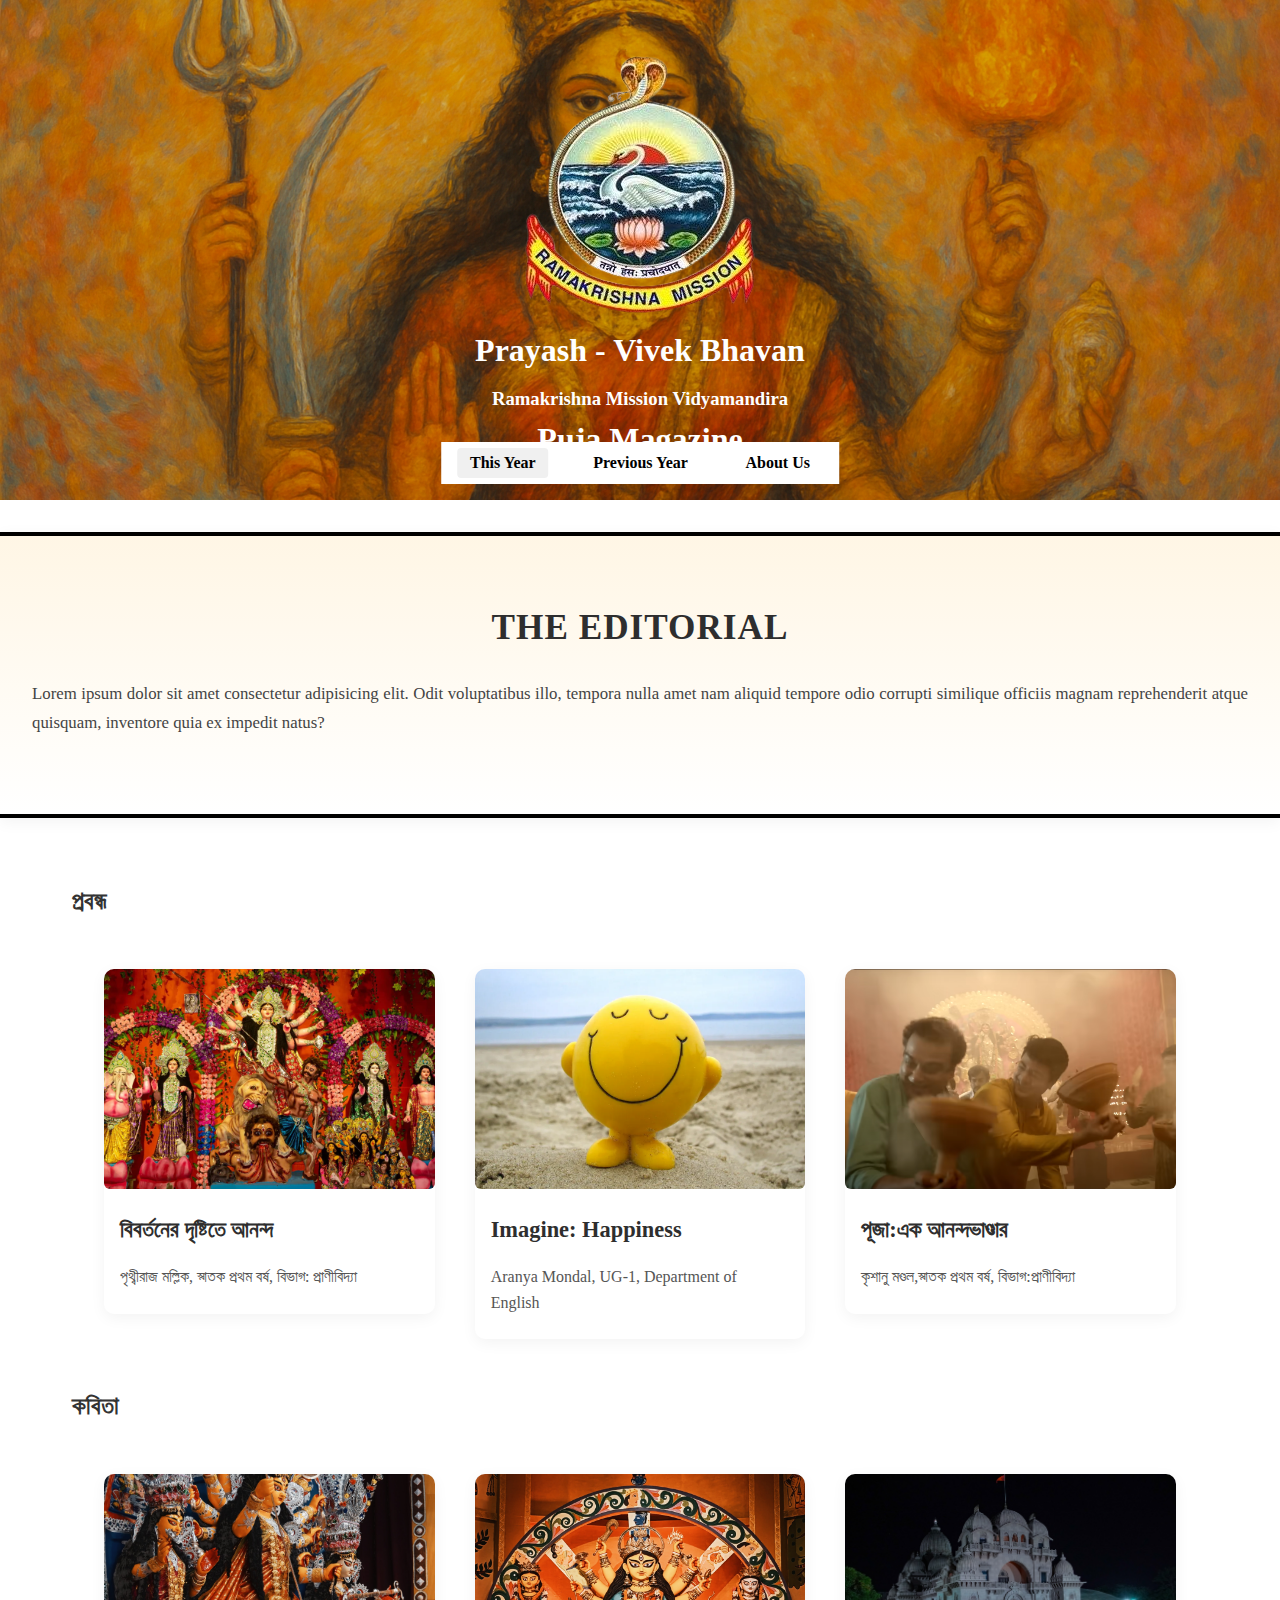
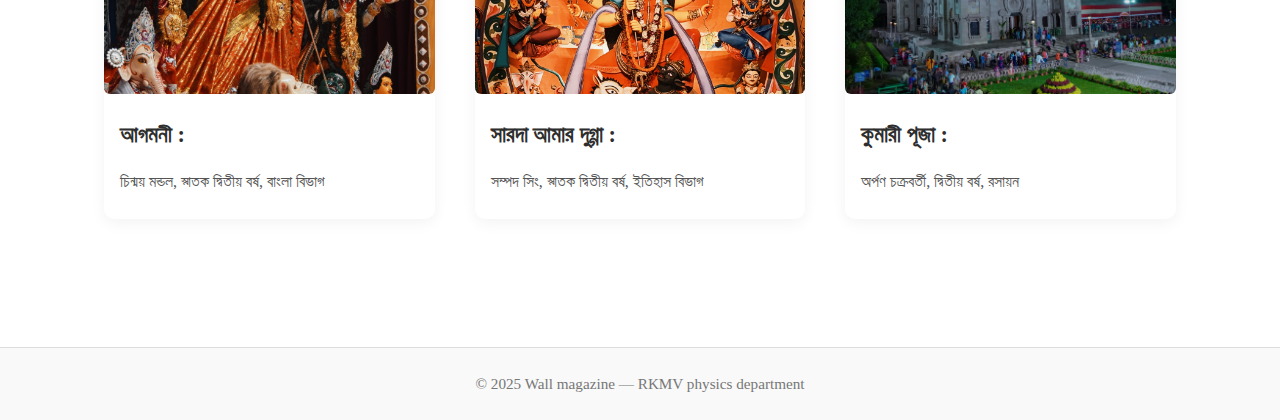
<file: index.html>
<!DOCTYPE html>
<html lang="en">
<head>
  <meta charset="UTF-8" />
  <meta name="viewport" content="width=device-width, initial-scale=1.0"/>
  <title> Prayash@2025 </title>
  <link rel="stylesheet" href="style.css" />
  <style>
    /* ----- HERO SECTION ----- */
    .hero {
  background: linear-gradient(to bottom, #fff6e5, #ffffff);
  padding: 4rem 2rem;
  text-align: center;
  border-top: 4px solid black; /* strong separation from above */
  border-bottom: 4px solid black; /* strong separation from below */
  max-width: 2000px;
  margin: 2rem auto;
  box-shadow: 0 4px 15px rgba(0,0,0,0.05);
}

.hero h2 {
  font-size: 2.2rem;
  color: #2e2e2e;
  margin-bottom: 1.5rem;
  font-weight: 700;
  text-transform: uppercase;
  letter-spacing: 1px;
}

.hero p {
  max-width: 1890px;
  margin: 0.8rem auto;
  font-size: 1.05rem;
  color: #444;
  line-height: 1.7;
  text-align: justify;
}


    /* ----- ARTICLE GRID ----- */
    .articles {
      display: grid;
      grid-template-columns: repeat(auto-fit, minmax(320px, 1fr));
      gap: 2.5rem;
      padding: 3rem 2rem;
      max-width: 1300px;
      margin: auto;
    }
    .articles article {
      background: #fff;
      border-radius: 10px;
      overflow: hidden;
      box-shadow: 0 4px 15px rgba(0,0,0,0.05);
      transition: transform 0.3s ease, box-shadow 0.3s ease;
    }
    .articles article:hover {
      transform: translateY(-6px);
      box-shadow: 0 8px 20px rgba(0,0,0,0.08);
    }
    .articles img {
      width: 100%;
      height: 220px;
      object-fit: cover;
      transition: transform 0.4s ease;
    }
    .articles article:hover img {
      transform: scale(1.05);
    }
    .articles h3 {
      font-size: 1.4rem;
      margin: 1rem;
      color: #2e2e2e;
    }
    .articles p {
      margin: 0 1rem 1.5rem;
      font-size: 1rem;
      color: #555;
    }

    /* ----- FOOTER ----- */
    footer {
      text-align: center;
      padding: 1.5rem;
      background: #f9f9f9;
      color: #777;
      font-size: 0.95rem;
      margin-top: 3rem;
    }
  </style>
</head>
<body>

<header>
    <img src="media/rkm-removebg-preview.png" alt="Header">
    <h1>Prayash - Vivek Bhavan</h1>
  <h3>Ramakrishna Mission Vidyamandira</h3>

  <h1>Puja Magazine</h1>
  <nav>
    <ul>
      <li><a class="active" href="index.html">This Year</a></li>
      <li><a href="previous.html">Previous Year</a></li>
      <li><a href="about.html">About Us</a></li>
    </ul>

  </nav>


</header>



<section class="hero">
  <h2>The Editorial</h2>

  <p>Lorem ipsum dolor sit amet consectetur adipisicing elit. Odit voluptatibus illo, tempora nulla amet nam aliquid tempore odio corrupti similique officiis magnam reprehenderit atque quisquam, inventore quia ex impedit natus?</p>



</section>


<main>

  <h2>প্রবন্ধ</h2>
  <section class="articles">
      <a href = "prithwi.html" ><article>
      <img src="media/puja.webp" alt="Article 5">
      <h3>বিবর্তনের দৃষ্টিতে আনন্দ</h3>
      <p>পৃথ্বীরাজ মল্লিক, স্নাতক প্রথম বর্ষ, বিভাগ: প্রাণীবিদ্যা</p>
      </article></a>

      <a href = "aditya.html" ><article>
      <img src="media/happiness.webp" alt="Article 5">
      <h3>Imagine: Happiness</h3>
      <p>Aranya Mondal, UG-1, Department of English</p>
      </article></a>


      <a href = "ananda.html" ><article>
      <img src="media/uma.png" alt="Article 5">
      <h3>পূজা:এক আনন্দভাণ্ডার</h3>
      <p>কৃশানু মণ্ডল,স্নাতক প্রথম বর্ষ, বিভাগ:প্রাণীবিদ্যা</p>
      </article></a>

    
    
    
    <!-- <article>
      <img src="Maglev.webp" alt="Article 4">
      <h3>SC Maglev Technology</h3>
      <p>New age technology for faster transport...</p>
    </article>
    <article>
      <img src="Maglev.webp" alt="Article 4">
      <h3>SC Maglev Technology</h3>
      <p>New age technology for faster transport...</p>
    </article>
    <article>
      <img src="Maglev.webp" alt="Article 4">
      <h3>SC Maglev Technology</h3>
      <p>New age technology for faster transport...</p>
    </article>  -->
  </section>


  <h2>কবিতা</h2>
  <section class="articles">
      <a href = "poetry.html" ><article>
      <img src="media/belur11.jpg" alt="Article 5">
      <h3>আগমনী :</h3>
      <p>চিন্ময় মন্ডল, স্নাতক দ্বিতীয় বর্ষ, বাংলা বিভাগ</p>
      </article></a>

      <a href = "poetry.html" ><article>
      <img src="media/home.jpg" alt="Article 5">
      <h3>সারদা আমার দুগ্গা :</h3>
      <p>সম্পদ সিং, স্নাতক দ্বিতীয় বর্ষ, ইতিহাস বিভাগ</p>
      </article></a>


      <a href = "poetry.html" ><article>
      <img src="media/durgapuja12.jpg" alt="Article 5">
      <h3>কুমারী পূজা :</h3>
      <p>অর্পণ চক্রবর্তী, দ্বিতীয় বর্ষ, রসায়ন</p>
      </article></a>

    
    
    
    <!-- <article>
      <img src="Maglev.webp" alt="Article 4">
      <h3>SC Maglev Technology</h3>
      <p>New age technology for faster transport...</p>
    </article>
    <article>
      <img src="Maglev.webp" alt="Article 4">
      <h3>SC Maglev Technology</h3>
      <p>New age technology for faster transport...</p>
    </article>
    <article>
      <img src="Maglev.webp" alt="Article 4">
      <h3>SC Maglev Technology</h3>
      <p>New age technology for faster transport...</p>
    </article>  -->
  </section>


</main>

<footer>
  &copy; 2025 Wall magazine — RKMV physics department
</footer>

</body>
</html>
</file>
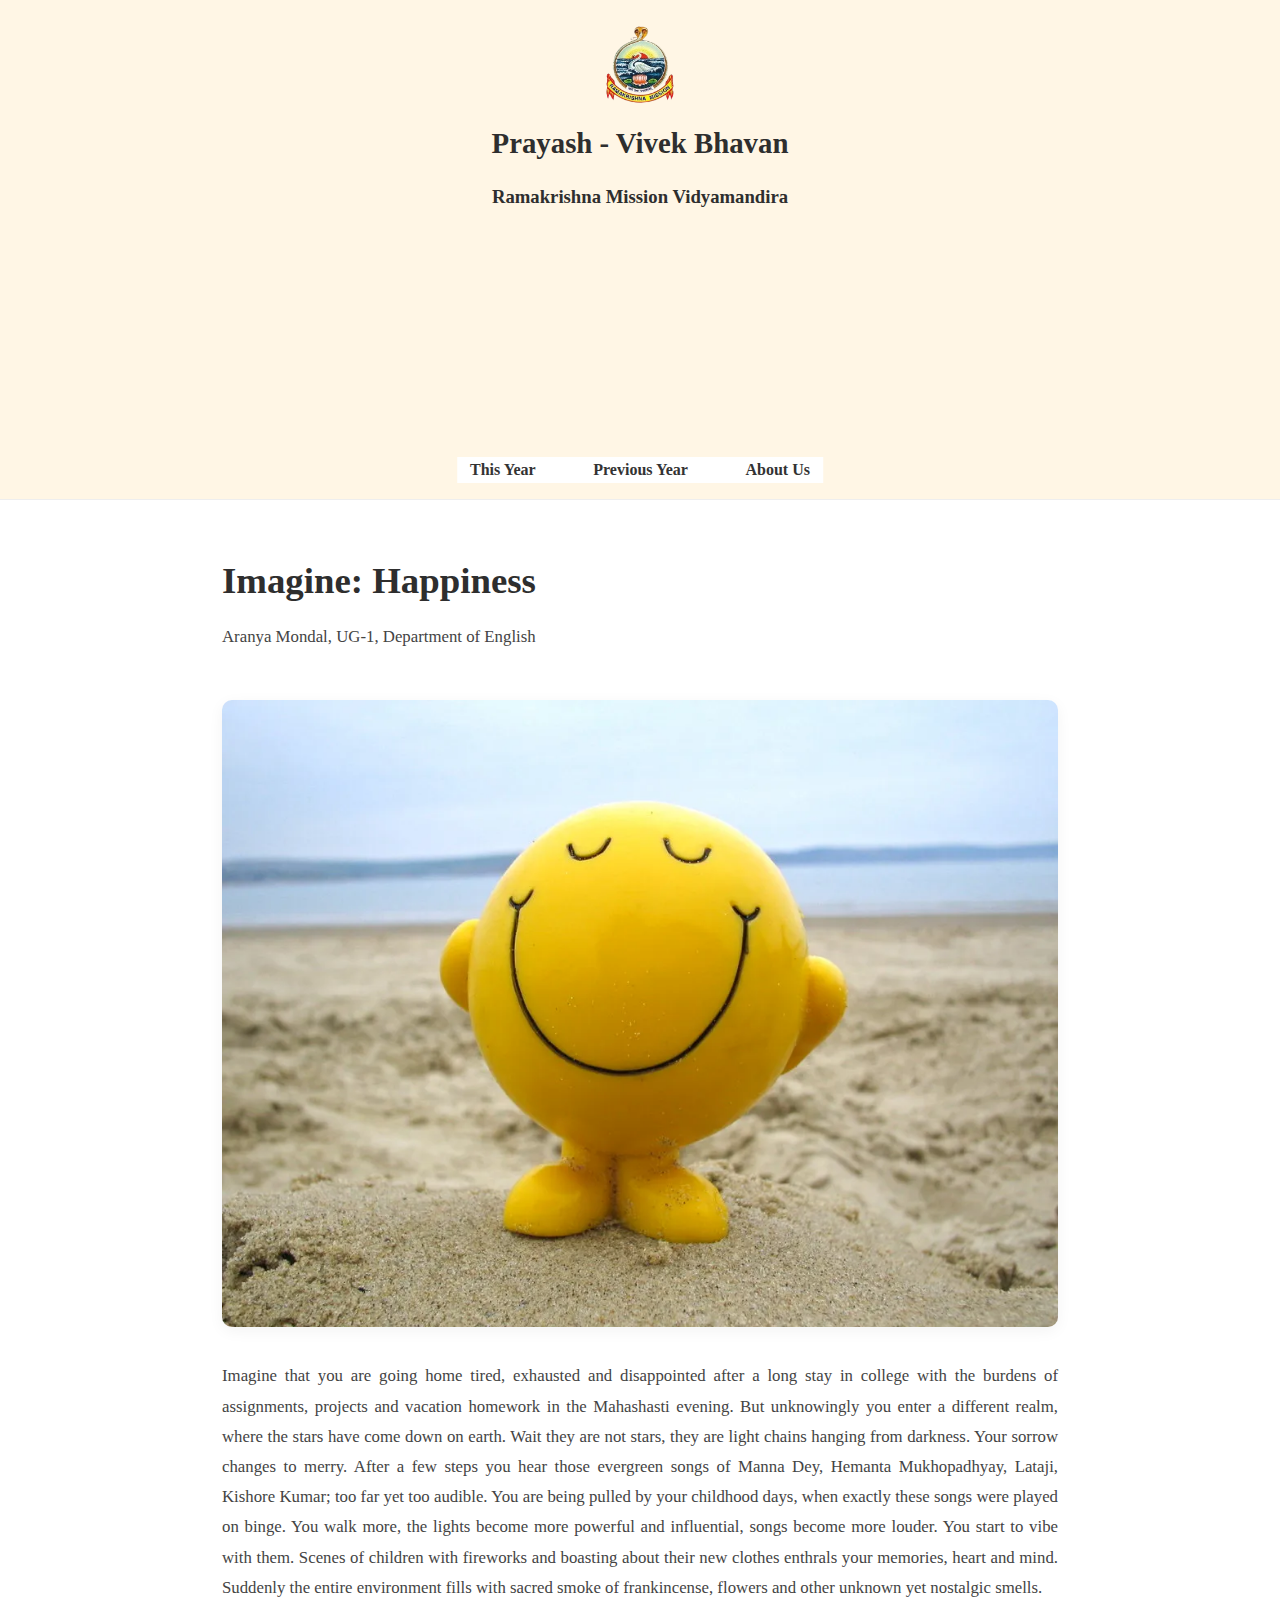
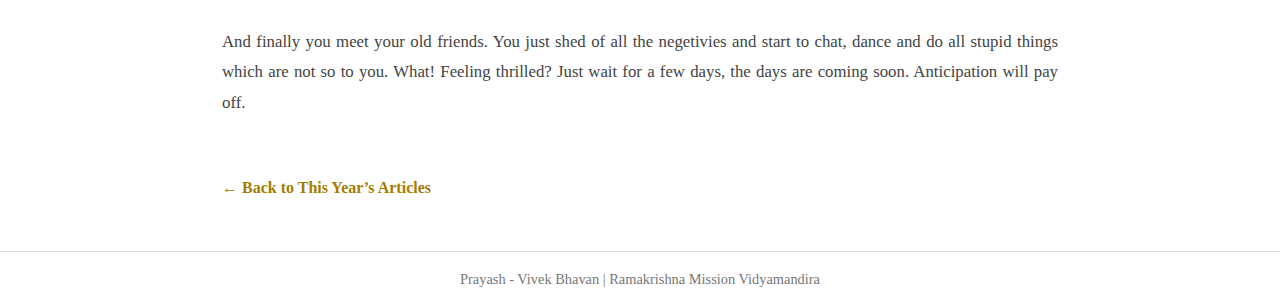
<file: aditya.html>
<!DOCTYPE html>
<html lang="en">
<head>
  <meta charset="UTF-8" />
  <meta name="viewport" content="width=device-width, initial-scale=1.0"/>
  <title>Prayash @ 2025</title>
  <link rel="stylesheet" href="style.css" />
  <style>
    /* ----- HEADER ----- */
    header {
      text-align: center;
      padding: 1.5rem;
      background: #fff6e5;
      border-bottom: 1px solid #eee;
    }
    header img {
      height: 80px;
      vertical-align: middle;
      border-radius: 6px;
      margin-bottom: 0.5rem;
    }
    header h1 {
      font-size: 1.8rem;
      color: #2e2e2e;
      margin: 0.5rem 0 1rem;
    }

    header h3 {

      color: #2e2e2e;
      margin: 0.5rem 0 1rem;
    }
    nav ul {
      list-style: none;
      display: flex;
      justify-content: center;
      gap: 2rem;
      padding: 0;
      margin: 0;
    }
    nav a {
      text-decoration: none;
      color: #333;
      font-weight: bold;
      transition: color 0.3s;
    }
    nav a:hover {
      color: #a67c00;
    }

    /* ----- ARTICLE PAGE ----- */
    .article-container {
      max-width: 900px;
      margin: auto;
      padding: 3rem 2rem;
      line-height: 1.8;
    }
    .article-container h2 {
      font-size: 2.3rem;
      margin-bottom: 0.5rem;
      color: #2e2e2e;
    }
    .article-meta {
      color: #777;
      font-size: 0.95rem;
      margin-bottom: 1.5rem;
    }
    .article-container img {
      width: 100%;
      border-radius: 10px;
      margin: 1.5rem 0;
      box-shadow: 0 4px 15px rgba(0,0,0,0.05);
    }
    .article-container p {
      margin-bottom: 1.5rem;
      color: #444;
      font-size: 1.05rem;
      text-align: justify;
    }
    .back-link {
      display: inline-block;
      margin-top: 2rem;
      text-decoration: none;
      color: #a67c00;
      font-weight: bold;
      transition: color 0.3s;
    }
    .back-link:hover {
      color: #704c00;
    }
  </style>
</head>
<body>

<header>
  <img src="media\rkm-removebg-preview.png" alt="RKMV Logo">
      <h1>Prayash - Vivek Bhavan</h1>
  <h3>Ramakrishna Mission Vidyamandira</h3>
  <nav>
    <ul>
      <li><a href="index.html">This Year</a></li>
      <li><a href="previous.html">Previous Year</a></li>
      <li><a href="about.html">About Us</a></li>
    </ul>
  </nav>
</header>

<main class="article-container">
  <h2>Imagine: Happiness</h2>
  <p class="article-meta">Aranya Mondal, UG-1, Department of English</p>
  
  <img src="media/happiness.webp" alt="puja">


    <p>Imagine that you are going home tired, exhausted and disappointed after a long stay in college with the burdens of assignments, projects and vacation homework in the Mahashasti evening. But unknowingly you enter a different realm, where the stars have come down on earth. Wait they are not stars, they are light chains hanging from darkness. Your sorrow changes to merry. After a few steps you hear those evergreen songs of Manna Dey, Hemanta Mukhopadhyay, Lataji, Kishore Kumar; too far yet too audible. You are being pulled by your childhood days, when exactly these songs were played on binge. You walk more, the lights become more powerful and influential, songs become more louder. You start to vibe with them. Scenes of children with fireworks and boasting about their new clothes enthrals your memories, heart and mind. Suddenly the entire environment fills with sacred smoke of frankincense, flowers and other unknown yet nostalgic smells.</p>
    <p>And finally you meet your old friends. You just shed of all the negetivies and start to chat, dance and do all stupid things which are not so to you. What! Feeling thrilled? Just wait for a few days, the days are coming soon. Anticipation will pay off.</p>
  

    <audio src="media/prithwi (1).mp3"></audio>



  <a href="index.html" class="back-link">&larr; Back to This Year’s Articles</a>
</main>

<footer>
  Prayash - Vivek Bhavan | Ramakrishna Mission Vidyamandira 
</footer>

</body>
</html>
</file>
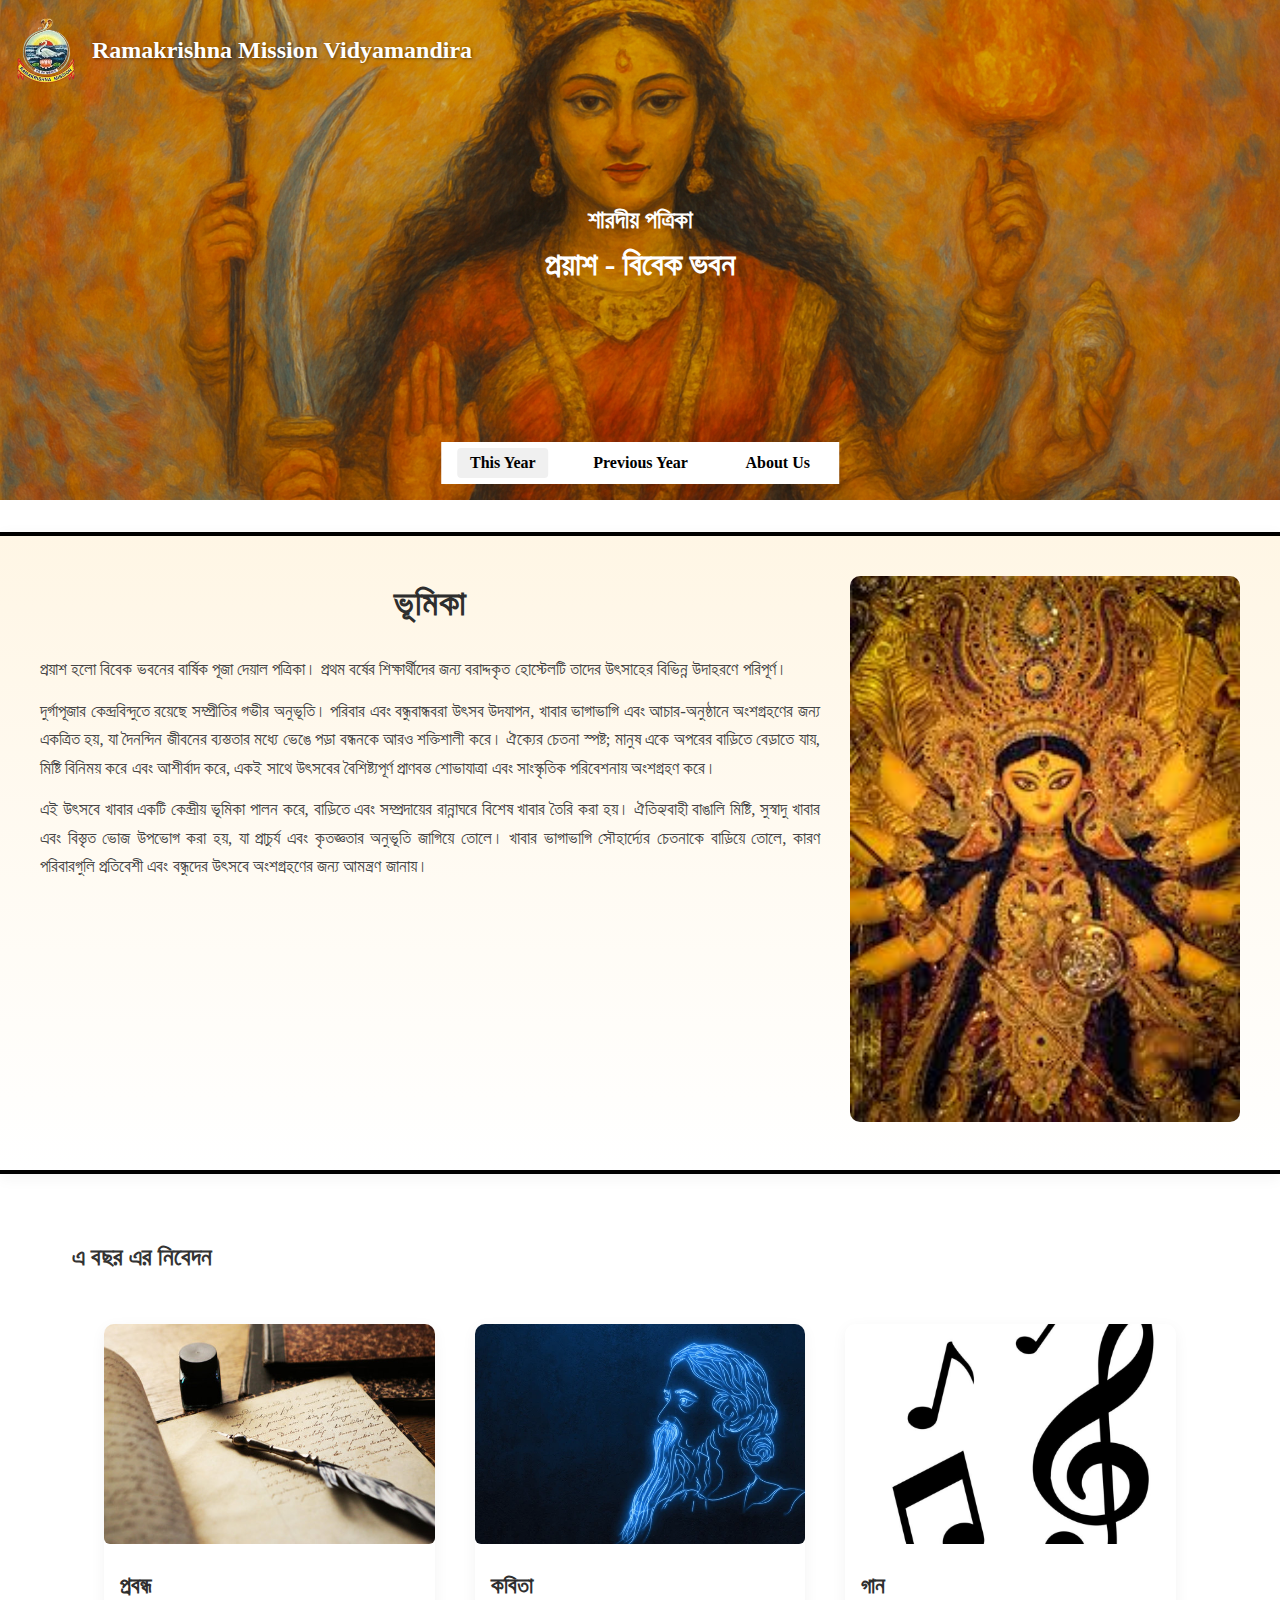
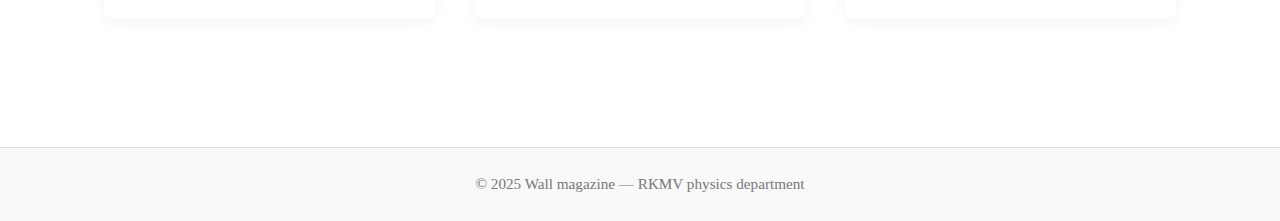
<file: alternate.html>
<!DOCTYPE html>
<html lang="en">
<head>
  <meta charset="UTF-8" />
  <meta name="viewport" content="width=device-width, initial-scale=1.0"/>
  <title> Prayash@2025 </title>
  <link rel="stylesheet" href="style.css" />
  <style>
    /* ----- HERO SECTION ----- */
    .hero {
      background: linear-gradient(to bottom, #fff6e5, #ffffff);
      padding: 4rem 2rem;
      text-align: center;
      border-top: 4px solid black; /* strong separation from above */
      border-bottom: 4px solid black; /* strong separation from below */
      max-width: 2000px;
      margin: 2rem auto;
      box-shadow: 0 4px 15px rgba(0,0,0,0.05);
    }

    .hero h2 {
      font-size: 2.2rem;
      color: #2e2e2e;
      margin-bottom: 1.5rem;
      font-weight: 700;
      text-transform: uppercase;
      letter-spacing: 1px;
    }

    .hero p {
      max-width: 1890px;
      margin: 0.8rem auto;
      font-size: 1.05rem;
      color: #444;
      line-height: 1.7;
      text-align: justify;
    }

    .hero {
      padding: 40px;
    }

    .hero-content {
      display: flex;
      align-items: flex-start; /* top aligned */
      gap: 30px;
    }

    .hero-text {
      flex: 2; /* bigger space */
    }

    .hero-image {
      flex: 1; /* smaller space */
    }

    .hero-image img {
      width: 100%;
      height: auto;
      border-radius: 10px; /* optional */
    }



    /* ----- ARTICLE GRID ----- */
    .articles {
      display: grid;
      grid-template-columns: repeat(auto-fit, minmax(320px, 1fr));
      gap: 2.5rem;
      padding: 3rem 2rem;
      max-width: 1300px;
      margin: auto;
    }
    .articles article {
      background: #fff;
      border-radius: 10px;
      overflow: hidden;
      box-shadow: 0 4px 15px rgba(0,0,0,0.05);
      transition: transform 0.3s ease, box-shadow 0.3s ease;
    }
    .articles article:hover {
      transform: translateY(-6px);
      box-shadow: 0 8px 20px rgba(0,0,0,0.08);
    }
    .articles img {
      width: 100%;
      height: 220px;
      object-fit: cover;
      transition: transform 0.4s ease;
    }
    .articles article:hover img {
      transform: scale(1.05);
    }
    .articles h3 {
      font-size: 1.4rem;
      margin: 1rem;
      color: #2e2e2e;
    }
    .articles p {
      margin: 0 1rem 1.5rem;
      font-size: 1rem;
      color: #555;
    }

    /* ----- FOOTER ----- */
    footer {
      text-align: center;
      padding: 1.5rem;
      background: #f9f9f9;
      color: #777;
      font-size: 0.95rem;
      margin-top: 3rem;
    }
  </style>
</head>
<body>

<header>
  <div class="header-top-left">
    <img src="media/rkm-removebg-preview.png" alt="RKMVM Logo">
    <h2>Ramakrishna Mission Vidyamandira</h2>
  </div>

  <div class="header-center-text">
    <h2>শারদীয় পত্রিকা</h2>
    <h1>প্রয়াশ - বিবেক ভবন</h1>
  </div>

  <nav>
    <ul>
      <li><a class="active" href="index.html">This Year</a></li>
      <li><a href="previous.html">Previous Year</a></li>
      <li><a href="about.html">About Us</a></li>
    </ul>
  </nav>
</header>





<section class="hero">
  <div class="hero-content">
    <div class="hero-text">
      <h2>ভূমিকা</h2>

<p>প্রয়াশ হলো বিবেক ভবনের বার্ষিক পূজা দেয়াল পত্রিকা। প্রথম বর্ষের শিক্ষার্থীদের জন্য বরাদ্দকৃত হোস্টেলটি তাদের উৎসাহের বিভিন্ন উদাহরণে পরিপূর্ণ।</p>
 <P>দুর্গাপূজার কেন্দ্রবিন্দুতে রয়েছে সম্প্রীতির গভীর অনুভূতি। পরিবার এবং বন্ধুবান্ধবরা উৎসব উদযাপন, খাবার ভাগাভাগি এবং আচার-অনুষ্ঠানে অংশগ্রহণের জন্য একত্রিত হয়, যা দৈনন্দিন জীবনের ব্যস্ততার মধ্যে ভেঙে পড়া বন্ধনকে আরও শক্তিশালী করে। ঐক্যের চেতনা স্পষ্ট; মানুষ একে অপরের বাড়িতে বেড়াতে যায়, মিষ্টি বিনিময় করে এবং আশীর্বাদ করে, একই সাথে উৎসবের বৈশিষ্ট্যপূর্ণ প্রাণবন্ত শোভাযাত্রা এবং সাংস্কৃতিক পরিবেশনায় অংশগ্রহণ করে।</p>
  <p>এই উৎসবে খাবার একটি কেন্দ্রীয় ভূমিকা পালন করে, বাড়িতে এবং সম্প্রদায়ের রান্নাঘরে বিশেষ খাবার তৈরি করা হয়। ঐতিহ্যবাহী বাঙালি মিষ্টি, সুস্বাদু খাবার এবং বিস্তৃত ভোজ উপভোগ করা হয়, যা প্রাচুর্য এবং কৃতজ্ঞতার অনুভূতি জাগিয়ে তোলে। খাবার ভাগাভাগি সৌহার্দ্যের চেতনাকে বাড়িয়ে তোলে, কারণ পরিবারগুলি প্রতিবেশী এবং বন্ধুদের উৎসবে অংশগ্রহণের জন্য আমন্ত্রণ জানায়।</P>
    </div>

    <div class="hero-image">
      <img src="media/wallmagimg.jpeg" alt="Durga painting">
    </div>
  </div>
</section>


<main>

  <h2>এ বছর এর নিবেদন </h2>
  <section class="articles">
      <a href = "article.html" ><article>
      <img src="media/articles.jpg" alt="Article 5">
      <h3>প্রবন্ধ</h3>
      </article></a>

      <a href = "poetry.html" ><article>
      <img src="media/poetry.webp" alt="Article 5">
      <h3>কবিতা</h3>
      </article></a>


      <a href = "songs.html" ><article>
      <img src="media/songs.jpg" alt="Article 5">
      <h3>গান </h3>
      </article></a>

    
    
    
    <!-- <article>
      <img src="Maglev.webp" alt="Article 4">
      <h3>SC Maglev Technology</h3>
      <p>New age technology for faster transport...</p>
    </article>
    <article>
      <img src="Maglev.webp" alt="Article 4">
      <h3>SC Maglev Technology</h3>
      <p>New age technology for faster transport...</p>
    </article>
    <article>
      <img src="Maglev.webp" alt="Article 4">
      <h3>SC Maglev Technology</h3>
      <p>New age technology for faster transport...</p>
    </article>  -->
  </section>


  

</main>

<footer>
  &copy; 2025 Wall magazine — RKMV physics department
</footer>

</body>
</html>
</file>
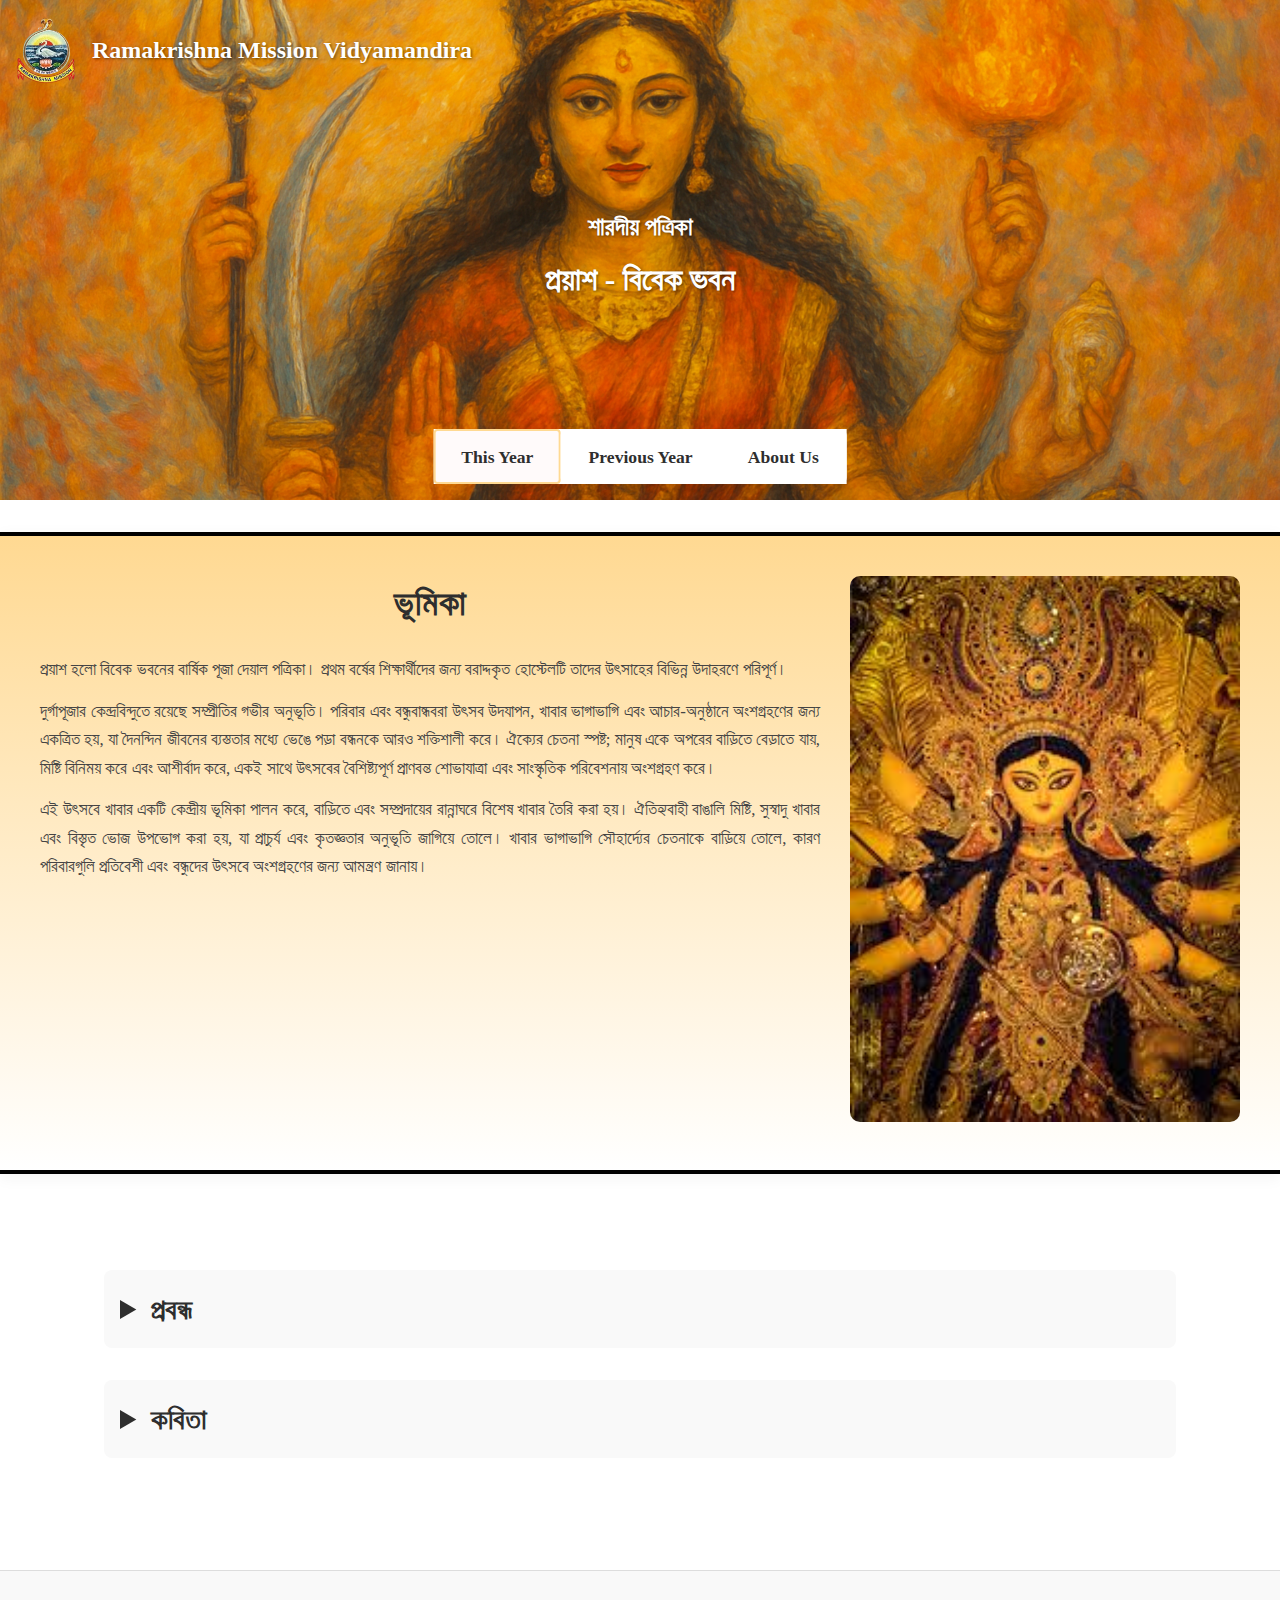
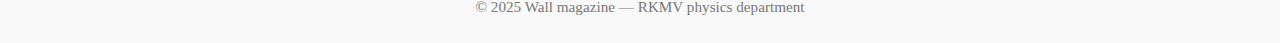
<file: alternate2.html>
<!DOCTYPE html>
<html lang="en">
<head>
  <meta charset="UTF-8" />
  <meta name="viewport" content="width=device-width, initial-scale=1.0"/>
  <title>Prayash@2025</title>
  <link rel="stylesheet" href="style.css" />
  <style>
    /* Header Styling */
    header {
      background: url('media/maa.png') no-repeat center center;
      background-size: 100% auto;
      height: 500px;
      width: auto;
      position: relative;
      padding: 0;
      margin: 0;
    }
    .header-top-left {
      display: flex;
      align-items: center;
      position: absolute;
      top: 1rem;
      left: 1rem;
    }
    .header-top-left img {
      width: 60px;
      height: auto;
      margin-right: 1rem;
    }
    .header-top-left h2 {
      font-size: 1.5rem;
      color: #fff;
      margin: 0;
      font-weight: 700;
      text-shadow: 1px 1px 3px rgba(0,0,0,0.5);
    }
    .header-center-text {
      position: absolute;
      top: 40%;
      left: 50%;
      transform: translateX(-50%);
      text-align: center;
    }
    .header-center-text h2 {
      color: #fff;
      margin: 0.5rem 0;
      text-shadow: 1px 1px 3px rgba(0,0,0,0.5);
    }
    .header-center-text h1 {
      color: #fff;
      margin: 0.5rem 0;
      text-shadow: 1px 1px 3px rgba(0,0,0,0.5);
    }
    header nav {
      text-align: center;
      position: absolute;
      bottom: 1rem;
      left: 50%;
      transform: translateX(-50%);
    }
    header nav ul {
      list-style: none;
      padding: 0;
      margin: 0;
      display: flex;
      gap: 0;
    }
    header nav ul li {
      display: inline-block;
      margin: 0;
    }
    header nav ul li a {
      text-decoration: none;
      color: #2e2e2e;
      font-size: 1.1rem;
      font-weight: 600;
      background: #ffffff;
      padding: 0.7rem 1.6rem;
      border-radius: 6px;
      border: 2px solid #ffffff;
      transition: none;
      text-shadow: none;
      display: inline-block;
    }
    header nav ul li a:hover {
      color: #2e2e2e;
      background: #ffffff;
      border-color: #ffffff;
      box-shadow: none;
    }
    header nav ul li a.active {
      color: #2e2e2e;
      background: #fffafa;
      border-color: #ffd992;
      font-weight: 700;
    }

    /* Hero Section */
    .hero {
      background: linear-gradient(to bottom, #ffd992, #ffffff);
      padding: 4rem 2rem;
      text-align: center;
      border-top: 4px solid black;
      border-bottom: 4px solid black;
      max-width: 2000px;
      margin: 2rem auto;
      box-shadow: 0 4px 15px rgba(0,0,0,0.05);
    }
    .hero h2 {
      font-size: 2.2rem;
      color: #2e2e2e;
      margin-bottom: 1.5rem;
      font-weight: 700;
      text-transform: uppercase;
      letter-spacing: 1px;
    }
    .hero p {
      max-width: 1890px;
      margin: 0.8rem auto;
      font-size: 1.05rem;
      color: #444;
      line-height: 1.7;
      text-align: justify;
    }

    

    /* Article Grid */
    .articles {
      display: grid;
      grid-template-columns: repeat(auto-fit, minmax(320px, 1fr));
      gap: 2.5rem;
      padding: 1rem 2rem;
      max-width: 1300px;
      margin: auto;
    }
    .articles article {
      background: #fff;
      border-radius: 10px;
      overflow: hidden;
      box-shadow: 0 4px 15px rgba(0,0,0,0.05);
      transition: transform 0.3s ease, box-shadow 0.3s ease;
    }
    .articles article:hover {
      transform: translateY(-6px);
      box-shadow: 0 8px 20px rgba(0,0,0,0.08);
    }
    .articles img {
      width: 100%;
      height: 220px;
      object-fit: cover;
      transition: transform 0.4s ease;
    }
    .articles article:hover img {
      transform: scale(1.05);
    }
    .articles h3 {
      font-size: 1.4rem;
      margin: 1rem;
      color: #2e2e2e;
    }
    .articles p {
      margin: 0 1rem 1.5rem;
      font-size: 1rem;
      color: #555;
    }

    /* Dropdown Styling */
    details {
      max-width: 1300px;
      margin: 2rem auto;
      padding: 0 2rem;
    }
    summary {
      font-size: 1.8rem;
      font-weight: 700;
      color: #2e2e2e;
      cursor: pointer;
      padding: 1rem;
      background: #f9f9f9;
      border-radius: 8px;
      transition: background 0.3s ease;
    }
    summary:hover {
      background: #e0e0e0;
    }
    details[open] summary {
      background: #e0e0e0;
    }

    /* Footer */
    footer {
      text-align: center;
      padding: 1.5rem;
      background: #f9f9f9;
      color: #777;
      font-size: 0.95rem;
      margin-top: 3rem;
    }

    .hero {
      padding: 40px;
    }

    .hero-content {
      display: flex;
      align-items: flex-start; /* top aligned */
      gap: 30px;
    }

    .hero-text {
      flex: 2; /* bigger space */
    }

    .hero-image {
      flex: 1; /* smaller space */
    }

    .hero-image img {
      width: 100%;
      height: auto;
      border-radius: 10px; /* optional */
    }

  </style>
</head>
<body>
<header>
  <div class="header-top-left">
    <img src="media/rkm-removebg-preview.png" alt="RKMVM Logo">
    <h2>Ramakrishna Mission Vidyamandira</h2>
  </div>

  <div class="header-center-text">
    <h2>শারদীয় পত্রিকা</h2>
    <h1>প্রয়াশ - বিবেক ভবন</h1>
  </div>

  <nav>
    <ul>
      <li><a class="active" href="index.html">This Year</a></li>
      <li><a href="previous.html">Previous Year</a></li>
      <li><a href="about.html">About Us</a></li>
    </ul>
  </nav>
</header>




<section class="hero">
  <div class="hero-content">
    <div class="hero-text">
      <h2>ভূমিকা</h2>

<p>প্রয়াশ হলো বিবেক ভবনের বার্ষিক পূজা দেয়াল পত্রিকা। প্রথম বর্ষের শিক্ষার্থীদের জন্য বরাদ্দকৃত হোস্টেলটি তাদের উৎসাহের বিভিন্ন উদাহরণে পরিপূর্ণ।</p>
 <P>দুর্গাপূজার কেন্দ্রবিন্দুতে রয়েছে সম্প্রীতির গভীর অনুভূতি। পরিবার এবং বন্ধুবান্ধবরা উৎসব উদযাপন, খাবার ভাগাভাগি এবং আচার-অনুষ্ঠানে অংশগ্রহণের জন্য একত্রিত হয়, যা দৈনন্দিন জীবনের ব্যস্ততার মধ্যে ভেঙে পড়া বন্ধনকে আরও শক্তিশালী করে। ঐক্যের চেতনা স্পষ্ট; মানুষ একে অপরের বাড়িতে বেড়াতে যায়, মিষ্টি বিনিময় করে এবং আশীর্বাদ করে, একই সাথে উৎসবের বৈশিষ্ট্যপূর্ণ প্রাণবন্ত শোভাযাত্রা এবং সাংস্কৃতিক পরিবেশনায় অংশগ্রহণ করে।</p>
  <p>এই উৎসবে খাবার একটি কেন্দ্রীয় ভূমিকা পালন করে, বাড়িতে এবং সম্প্রদায়ের রান্নাঘরে বিশেষ খাবার তৈরি করা হয়। ঐতিহ্যবাহী বাঙালি মিষ্টি, সুস্বাদু খাবার এবং বিস্তৃত ভোজ উপভোগ করা হয়, যা প্রাচুর্য এবং কৃতজ্ঞতার অনুভূতি জাগিয়ে তোলে। খাবার ভাগাভাগি সৌহার্দ্যের চেতনাকে বাড়িয়ে তোলে, কারণ পরিবারগুলি প্রতিবেশী এবং বন্ধুদের উৎসবে অংশগ্রহণের জন্য আমন্ত্রণ জানায়।</P>
    </div>

    <div class="hero-image">
      <img src="media/wallmagimg.jpeg" alt="Durga painting">
    </div>
  </div>
</section>
  <main>
    <details>
      <summary lang="bn">প্রবন্ধ</summary>
      <section class="articles">
        <a href="prithwi.html">
          <article>
            <img src="media/puja.webp" alt="Article 5">
            <h3>বিবর্তনের দৃষ্টিতে আনন্দ</h3>
            <p>পৃথ্বীরাজ মল্লিক, স্নাতক প্রথম বর্ষ, বিভাগ: প্রাণীবিদ্যা</p>
          </article>
        </a>
        <a href="aditya.html">
          <article>
            <img src="media/happiness.webp" alt="Article 5">
            <h3>Imagine: Happiness</h3>
            <p>Aranya Mondal, UG-1, Department of English</p>
          </article>
        </a>
        <a href="ananda.html">
          <article>
            <img src="media/uma.png" alt="Article 5">
            <h3>পূজা:এক আনন্দভাণ্ডার</h3>
            <p>কৃশানু মণ্ডল, স্নাতক প্রথম বর্ষ, বিভাগ: প্রাণীবিদ্যা</p>
          </article>
        </a>
      </section>
    </details>

    <details>
      <summary lang="bn">কবিতা</summary>
      <section class="articles">
        <a href="poetry.html">
          <article>
            <img src="media/belur11.jpg" alt="Article 5">
            <h3>আগমনী :</h3>
            <p>চিন্ময় মন্ডল, স্নাতক দ্বিতীয় বর্ষ, বাংলা বিভাগ</p>
          </article>
        </a>
        <a href="poetry.html">
          <article>
            <img src="media/home.jpg" alt="Article 5">
            <h3>সারদা আমার দুগ্গা :</h3>
            <p>সম্পদ সিং, স্নাতক দ্বিতীয় বর্ষ, ইতিহাস বিভাগ</p>
          </article>
        </a>
        <a href="poetry.html">
          <article>
            <img src="media/durgapuja12.jpg" alt="Article 5">
            <h3>কুমারী পূজা :</h3>
            <p>অর্পণ চক্রবর্তী, দ্বিতীয় বর্ষ, রসায়ন</p>
          </article>
        </a>
      </section>
    </details>
  </main>

  <footer>
    &copy; 2025 Wall magazine — RKMV physics department
  </footer>
</body>
</html>
</file>
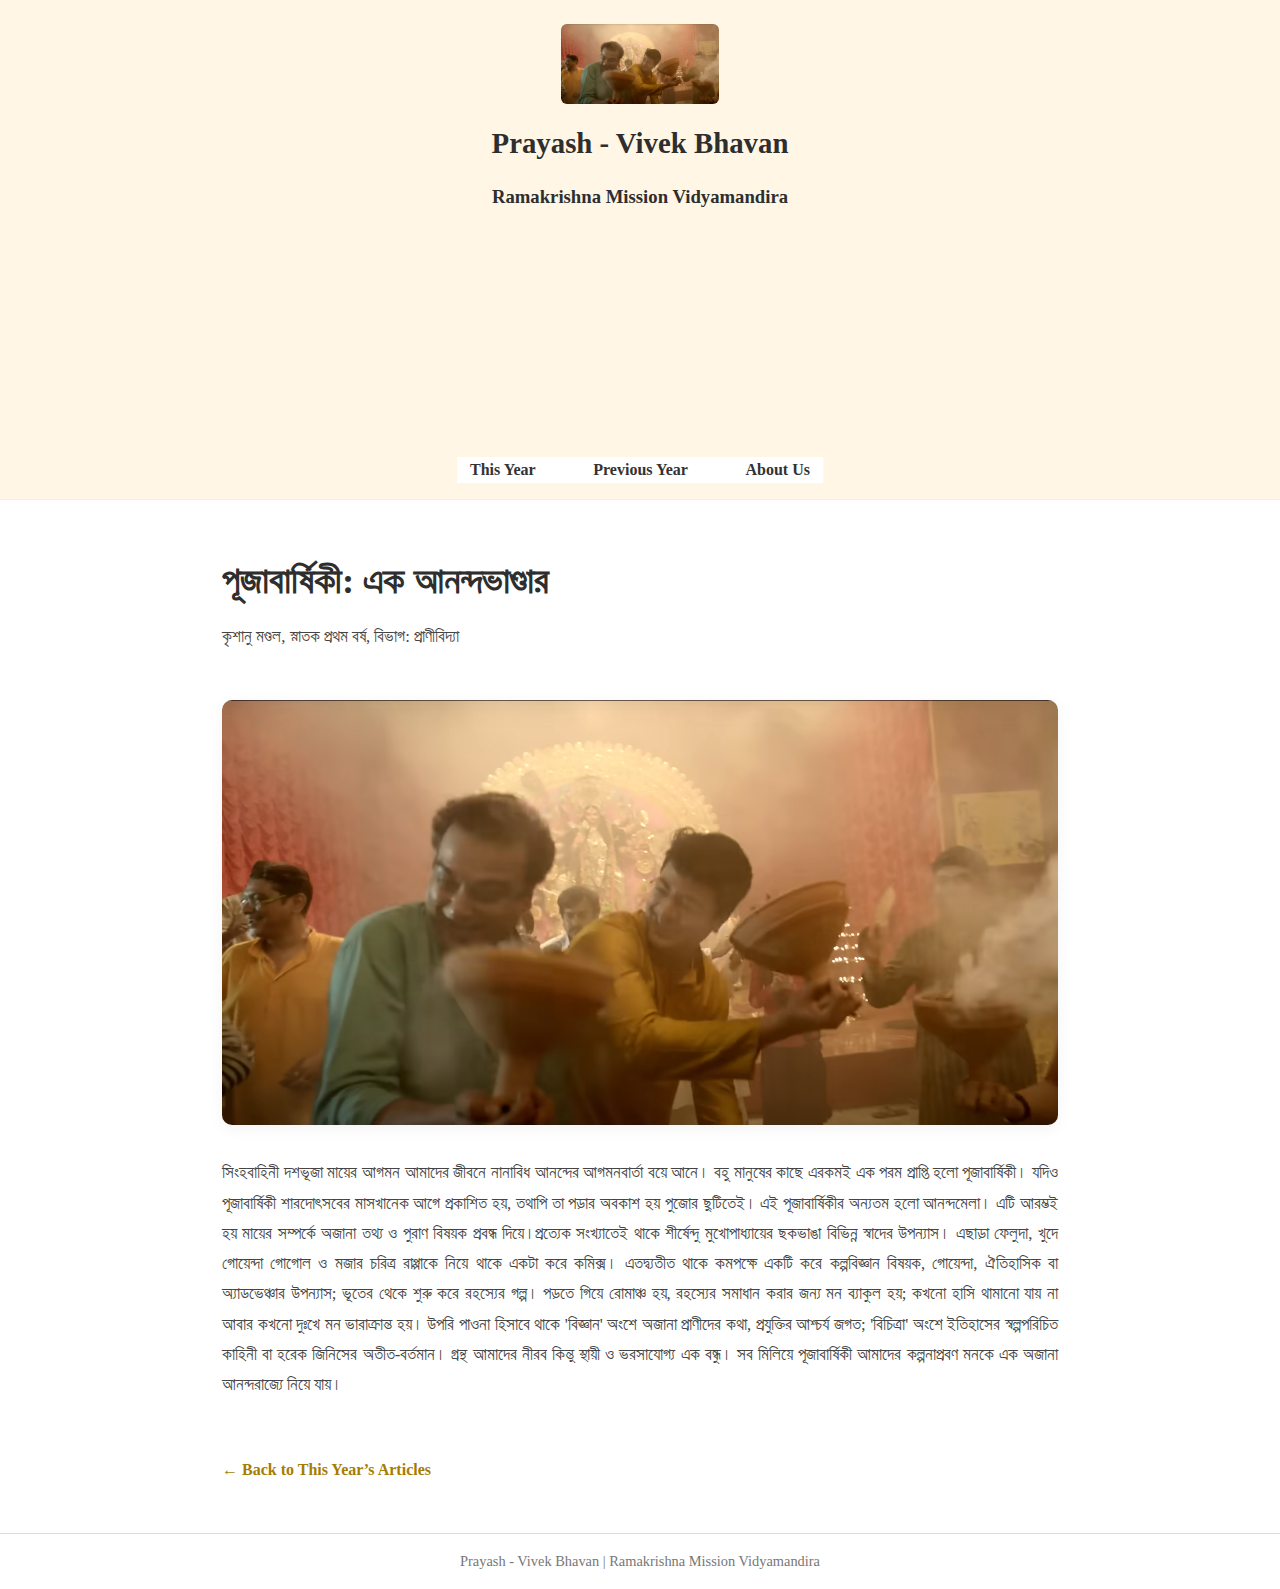
<file: ananda.html>
<!DOCTYPE html>
<html lang="en">
<head>
  <meta charset="UTF-8" />
  <meta name="viewport" content="width=device-width, initial-scale=1.0"/>
  <title>Prayash @ 2025</title>
  <link rel="stylesheet" href="style.css" />
  <style>
    /* ----- HEADER ----- */
    header {
      text-align: center;
      padding: 1.5rem;
      background: #fff6e5;
      border-bottom: 1px solid #eee;
    }
    header img {
      height: 80px;
      vertical-align: middle;
      border-radius: 6px;
      margin-bottom: 0.5rem;
    }
    header h1 {
      font-size: 1.8rem;
      color: #2e2e2e;
      margin: 0.5rem 0 1rem;
    }

    header h3 {

      color: #2e2e2e;
      margin: 0.5rem 0 1rem;
    }
    nav ul {
      list-style: none;
      display: flex;
      justify-content: center;
      gap: 2rem;
      padding: 0;
      margin: 0;
    }
    nav a {
      text-decoration: none;
      color: #333;
      font-weight: bold;
      transition: color 0.3s;
    }
    nav a:hover {
      color: #a67c00;
    }

    /* ----- ARTICLE PAGE ----- */
    .article-container {
      max-width: 900px;
      margin: auto;
      padding: 3rem 2rem;
      line-height: 1.8;
    }
    .article-container h2 {
      font-size: 2.3rem;
      margin-bottom: 0.5rem;
      color: #2e2e2e;
    }
    .article-meta {
      color: #777;
      font-size: 0.95rem;
      margin-bottom: 1.5rem;
    }
    .article-container img {
      width: 100%;
      border-radius: 10px;
      margin: 1.5rem 0;
      box-shadow: 0 4px 15px rgba(0,0,0,0.05);
    }
    .article-container p {
      margin-bottom: 1.5rem;
      color: #444;
      font-size: 1.05rem;
      text-align: justify;
    }
    .back-link {
      display: inline-block;
      margin-top: 2rem;
      text-decoration: none;
      color: #a67c00;
      font-weight: bold;
      transition: color 0.3s;
    }
    .back-link:hover {
      color: #704c00;
    }
  </style>
</head>
<body>

<header>
  <img src="media/uma.png" alt="RKMV Logo">
      <h1>Prayash - Vivek Bhavan</h1>
  <h3>Ramakrishna Mission Vidyamandira</h3>
  <nav>
    <ul>
      <li><a href="index.html">This Year</a></li>
      <li><a href="previous.html">Previous Year</a></li>
      <li><a href="about.html">About Us</a></li>
    </ul>
  </nav>
</header>

<main class="article-container">
  <h2>পূজাবার্ষিকী: এক আনন্দভাণ্ডার</h2>
  <p class="article-meta">কৃশানু মণ্ডল, স্নাতক প্রথম বর্ষ, বিভাগ: প্রাণীবিদ্যা</p>
  
  <img src="media/uma.png" alt="puja">


    <p>সিংহবাহিনী দশভূজা মায়ের আগমন আমাদের জীবনে নানাবিধ আনন্দের আগমনবার্তা বয়ে আনে। বহু মানুষের কাছে এরকমই এক পরম প্রাপ্তি হলো পূজাবার্ষিকী। যদিও পূজাবার্ষিকী শারদোৎসবের মাসখানেক আগে প্রকাশিত হয়, তথাপি তা পড়ার অবকাশ হয় পুজোর ছুটিতেই। এই পূজাবার্ষিকীর অন্যতম হলো আনন্দমেলা। এটি আরম্ভই হয় মায়ের সম্পর্কে অজানা তথ্য ও পুরাণ বিষয়ক প্রবন্ধ দিয়ে।প্রত্যেক সংখ্যাতেই থাকে শীর্ষেন্দু মুখোপাধ্যায়ের ছকভাঙা বিভিন্ন স্বাদের উপন্যাস। এছাড়া ফেলুদা, খুদে গোয়েন্দা গোগোল ও মজার চরিত্র রাপ্পাকে নিয়ে থাকে একটা করে কমিক্স। এতদ্ব্যতীত থাকে কমপক্ষে একটি করে কল্পবিজ্ঞান বিষয়ক, গোয়েন্দা, ঐতিহাসিক বা অ্যাডভেঞ্চার উপন্যাস; ভূতের থেকে শুরু করে রহস্যের গল্প। পড়তে গিয়ে রোমাঞ্চ হয়, রহস্যের সমাধান করার জন্য মন ব্যাকুল হয়; কখনো হাসি থামানো যায় না আবার কখনো দুঃখে মন ভারাক্রান্ত হয়। উপরি পাওনা হিসাবে থাকে 'বিজ্ঞান' অংশে অজানা প্রাণীদের কথা, প্রযুক্তির আশ্চর্য জগত; 'বিচিত্রা' অংশে ইতিহাসের স্বল্পপরিচিত কাহিনী বা হরেক জিনিসের অতীত-বর্তমান। গ্রন্থ আমাদের নীরব কিন্তু স্থায়ী ও ভরসাযোগ্য এক বন্ধু। সব মিলিয়ে পূজাবার্ষিকী আমাদের কল্পনাপ্রবণ মনকে এক অজানা আনন্দরাজ্যে নিয়ে যায়।</p>    
  

    <audio src="media/prithwi (1).mp3"></audio>



  <a href="index.html" class="back-link">&larr; Back to This Year’s Articles</a>
</main>

<footer>
  Prayash - Vivek Bhavan | Ramakrishna Mission Vidyamandira 
</footer>

</body>
</html>
</file>
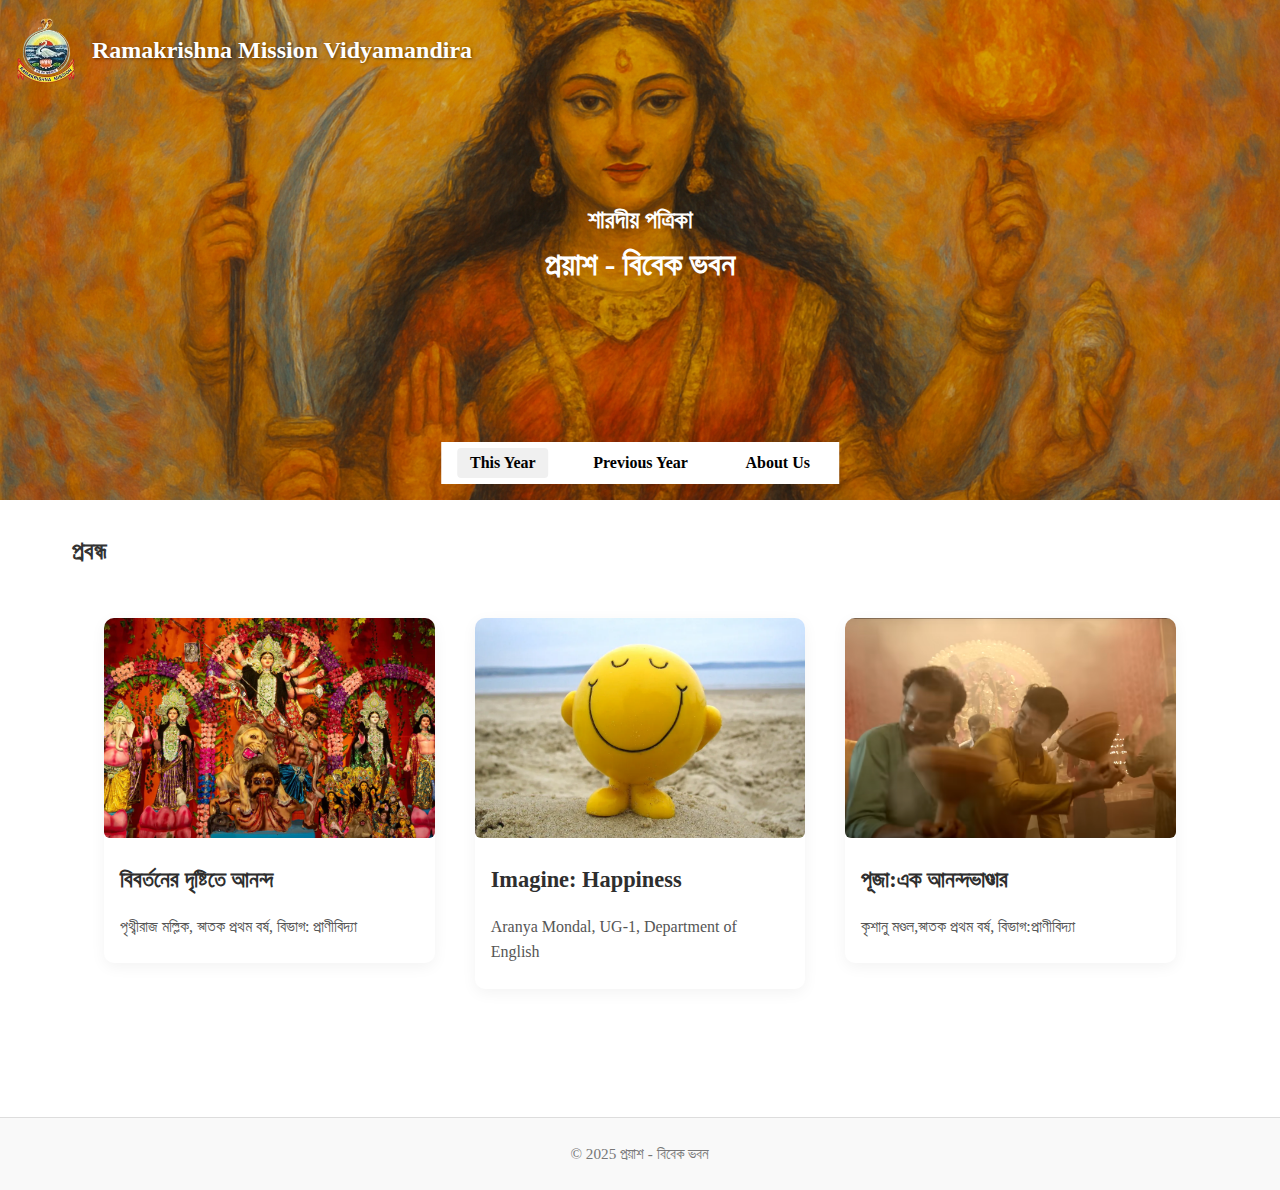
<file: article.html>
<!DOCTYPE html>
<html lang="en">
<head>
  <meta charset="UTF-8" />
  <meta name="viewport" content="width=device-width, initial-scale=1.0"/>
  <title> Prayash@2025 </title>
  <link rel="stylesheet" href="style.css" />
  <style>
    /* ----- HERO SECTION ----- */
    .hero {
      background: linear-gradient(to bottom, #fff6e5, #ffffff);
      padding: 4rem 2rem;
      text-align: center;
      border-top: 4px solid black; /* strong separation from above */
      border-bottom: 4px solid black; /* strong separation from below */
      max-width: 2000px;
      margin: 2rem auto;
      box-shadow: 0 4px 15px rgba(0,0,0,0.05);
    }

    .hero h2 {
      font-size: 2.2rem;
      color: #2e2e2e;
      margin-bottom: 1.5rem;
      font-weight: 700;
      text-transform: uppercase;
      letter-spacing: 1px;
    }

    .hero p {
      max-width: 1890px;
      margin: 0.8rem auto;
      font-size: 1.05rem;
      color: #444;
      line-height: 1.7;
      text-align: justify;
    }


    /* ----- ARTICLE GRID ----- */
    .articles {
      display: grid;
      grid-template-columns: repeat(auto-fit, minmax(320px, 1fr));
      gap: 2.5rem;
      padding: 3rem 2rem;
      max-width: 1300px;
      margin: auto;
    }
    .articles article {
      background: #fff;
      border-radius: 10px;
      overflow: hidden;
      box-shadow: 0 4px 15px rgba(0,0,0,0.05);
      transition: transform 0.3s ease, box-shadow 0.3s ease;
    }
    .articles article:hover {
      transform: translateY(-6px);
      box-shadow: 0 8px 20px rgba(0,0,0,0.08);
    }
    .articles img {
      width: 100%;
      height: 220px;
      object-fit: cover;
      transition: transform 0.4s ease;
    }
    .articles article:hover img {
      transform: scale(1.05);
    }
    .articles h3 {
      font-size: 1.4rem;
      margin: 1rem;
      color: #2e2e2e;
    }
    .articles p {
      margin: 0 1rem 1.5rem;
      font-size: 1rem;
      color: #555;
    }

    /* ----- FOOTER ----- */
    footer {
      text-align: center;
      padding: 1.5rem;
      background: #f9f9f9;
      color: #777;
      font-size: 0.95rem;
      margin-top: 3rem;
    }
  </style>
</head>
<body>

<header>
  <div class="header-top-left">
    <img src="media/rkm-removebg-preview.png" alt="RKMVM Logo">
    <h2>Ramakrishna Mission Vidyamandira</h2>
  </div>

  <div class="header-center-text">
    <h2>শারদীয় পত্রিকা</h2>
    <h1>প্রয়াশ - বিবেক ভবন</h1>
  </div>

  <nav>
    <ul>
      <li><a class="active" href="index.html">This Year</a></li>
      <li><a href="previous.html">Previous Year</a></li>
      <li><a href="about.html">About Us</a></li>
    </ul>
  </nav>
</header>







<main>

  <h2>প্রবন্ধ</h2>
  <section class="articles">
      <a href = "prithwi.html" ><article>
      <img src="media/puja.webp" alt="Article 5">
      <h3>বিবর্তনের দৃষ্টিতে আনন্দ</h3>
      <p>পৃথ্বীরাজ মল্লিক, স্নাতক প্রথম বর্ষ, বিভাগ: প্রাণীবিদ্যা</p>
      </article></a>

      <a href = "aditya.html" ><article>
      <img src="media/happiness.webp" alt="Article 5">
      <h3>Imagine: Happiness</h3>
      <p>Aranya Mondal, UG-1, Department of English</p>
      </article></a>


      <a href = "ananda.html" ><article>
      <img src="media/uma.png" alt="Article 5">
      <h3>পূজা:এক আনন্দভাণ্ডার</h3>
      <p>কৃশানু মণ্ডল,স্নাতক প্রথম বর্ষ, বিভাগ:প্রাণীবিদ্যা</p>
      </article></a>

    
    
    


    
    
    
    <!-- <article>
      <img src="Maglev.webp" alt="Article 4">
      <h3>SC Maglev Technology</h3>
      <p>New age technology for faster transport...</p>
    </article>
    <article>
      <img src="Maglev.webp" alt="Article 4">
      <h3>SC Maglev Technology</h3>
      <p>New age technology for faster transport...</p>
    </article>
    <article>
      <img src="Maglev.webp" alt="Article 4">
      <h3>SC Maglev Technology</h3>
      <p>New age technology for faster transport...</p>
    </article>  -->
  </section>


</main>

<footer>
  &copy; 2025 প্রয়াশ - বিবেক ভবন
</footer>

</body>
</html>
</file>
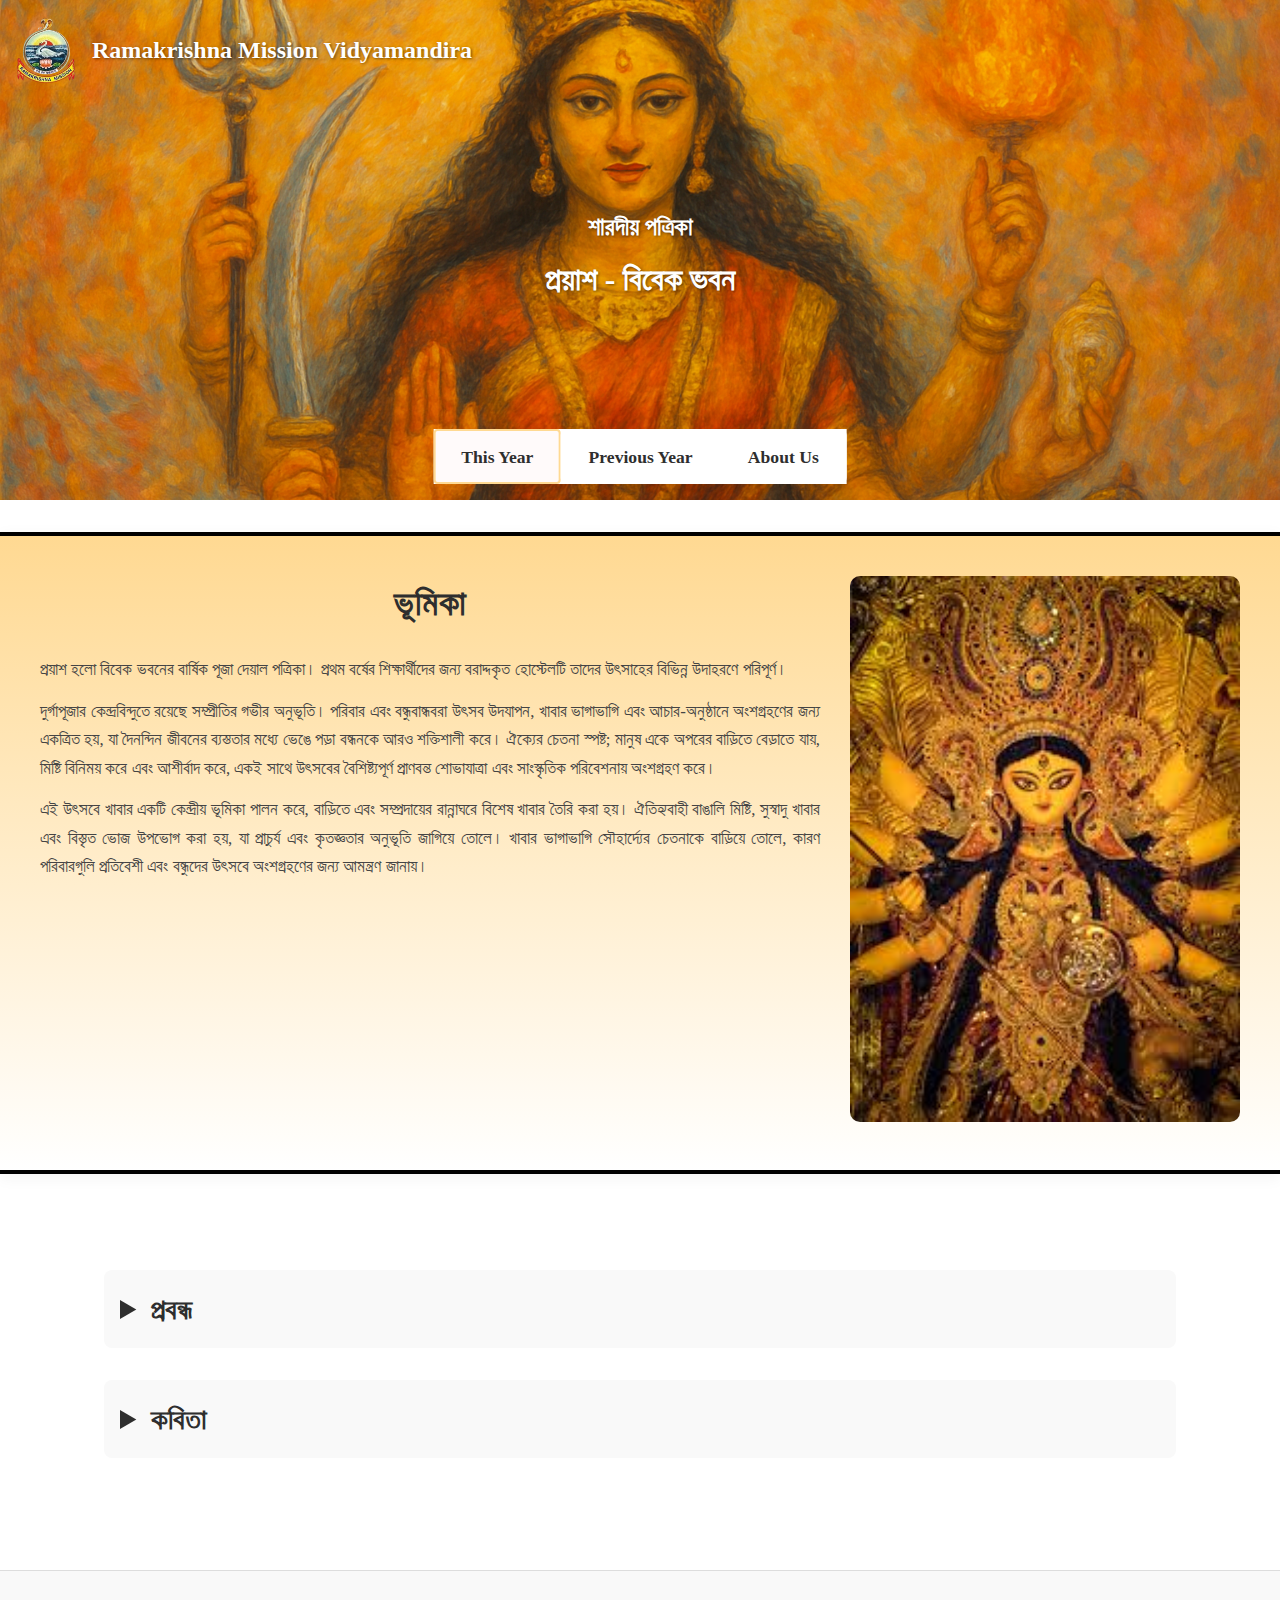
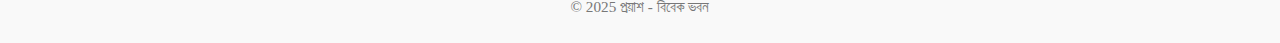
<file: dropdown.html>
<!DOCTYPE html>
<html lang="en">
<head>
  <meta charset="UTF-8" />
  <meta name="viewport" content="width=device-width, initial-scale=1.0"/>
  <title>Prayash@2025</title>
  <link rel="stylesheet" href="style.css" />
  <style>
    /* Header Styling */
    header {
      background: url('media/maa.png') no-repeat center center;
      background-size: 100% auto;
      height: 500px;
      width: auto;
      position: relative;
      padding: 0;
      margin: 0;
    }
    .header-top-left {
      display: flex;
      align-items: center;
      position: absolute;
      top: 1rem;
      left: 1rem;
    }
    .header-top-left img {
      width: 60px;
      height: auto;
      margin-right: 1rem;
    }
    .header-top-left h2 {
      font-size: 1.5rem;
      color: #fff;
      margin: 0;
      font-weight: 700;
      text-shadow: 1px 1px 3px rgba(0,0,0,0.5);
    }
    .header-center-text {
      position: absolute;
      top: 40%;
      left: 50%;
      transform: translateX(-50%);
      text-align: center;
    }
    .header-center-text h2 {
      color: #fff;
      margin: 0.5rem 0;
      text-shadow: 1px 1px 3px rgba(0,0,0,0.5);
    }
    .header-center-text h1 {
      color: #fff;
      margin: 0.5rem 0;
      text-shadow: 1px 1px 3px rgba(0,0,0,0.5);
    }
    header nav {
      text-align: center;
      position: absolute;
      bottom: 1rem;
      left: 50%;
      transform: translateX(-50%);
    }
    header nav ul {
      list-style: none;
      padding: 0;
      margin: 0;
      display: flex;
      gap: 0;
    }
    header nav ul li {
      display: inline-block;
      margin: 0;
    }
    header nav ul li a {
      text-decoration: none;
      color: #2e2e2e;
      font-size: 1.1rem;
      font-weight: 600;
      background: #ffffff;
      padding: 0.7rem 1.6rem;
      border-radius: 6px;
      border: 2px solid #ffffff;
      transition: none;
      text-shadow: none;
      display: inline-block;
    }
    header nav ul li a:hover {
      color: #2e2e2e;
      background: #ffffff;
      border-color: #ffffff;
      box-shadow: none;
    }
    header nav ul li a.active {
      color: #2e2e2e;
      background: #fffafa;
      border-color: #ffd992;
      font-weight: 700;
    }

    /* Hero Section */
    .hero {
      background: linear-gradient(to bottom, #ffd992, #ffffff);
      padding: 4rem 2rem;
      text-align: center;
      border-top: 4px solid black;
      border-bottom: 4px solid black;
      max-width: 2000px;
      margin: 2rem auto;
      box-shadow: 0 4px 15px rgba(0,0,0,0.05);
    }
    .hero h2 {
      font-size: 2.2rem;
      color: #2e2e2e;
      margin-bottom: 1.5rem;
      font-weight: 700;
      text-transform: uppercase;
      letter-spacing: 1px;
    }
    .hero p {
      max-width: 1890px;
      margin: 0.8rem auto;
      font-size: 1.05rem;
      color: #444;
      line-height: 1.7;
      text-align: justify;
    }

    

    /* Article Grid */
    .articles {
      display: grid;
      grid-template-columns: repeat(auto-fit, minmax(320px, 1fr));
      gap: 2.5rem;
      padding: 1rem 2rem;
      max-width: 1300px;
      margin: auto;
    }
    .articles article {
      background: #fff;
      border-radius: 10px;
      overflow: hidden;
      box-shadow: 0 4px 15px rgba(0,0,0,0.05);
      transition: transform 0.3s ease, box-shadow 0.3s ease;
    }
    .articles article:hover {
      transform: translateY(-6px);
      box-shadow: 0 8px 20px rgba(0,0,0,0.08);
    }
    .articles img {
      width: 100%;
      height: 220px;
      object-fit: cover;
      transition: transform 0.4s ease;
    }
    .articles article:hover img {
      transform: scale(1.05);
    }
    .articles h3 {
      font-size: 1.4rem;
      margin: 1rem;
      color: #2e2e2e;
    }
    .articles p {
      margin: 0 1rem 1.5rem;
      font-size: 1rem;
      color: #555;
    }

    /* Dropdown Styling */
    details {
      max-width: 1300px;
      margin: 2rem auto;
      padding: 0 2rem;
    }
    summary {
      font-size: 1.8rem;
      font-weight: 700;
      color: #2e2e2e;
      cursor: pointer;
      padding: 1rem;
      background: #f9f9f9;
      border-radius: 8px;
      transition: background 0.3s ease;
    }
    summary:hover {
      background: #e0e0e0;
    }
    details[open] summary {
      background: #e0e0e0;
    }

    /* Footer */
    footer {
      text-align: center;
      padding: 1.5rem;
      background: #f9f9f9;
      color: #777;
      font-size: 0.95rem;
      margin-top: 3rem;
    }

    .hero {
      padding: 40px;
    }

    .hero-content {
      display: flex;
      align-items: flex-start; /* top aligned */
      gap: 30px;
    }

    .hero-text {
      flex: 2; /* bigger space */
    }

    .hero-image {
      flex: 1; /* smaller space */
    }

    .hero-image img {
      width: 100%;
      height: auto;
      border-radius: 10px; /* optional */
    }

  </style>
</head>
<body>
<header>
  <div class="header-top-left">
    <img src="media/rkm-removebg-preview.png" alt="RKMVM Logo">
    <h2>Ramakrishna Mission Vidyamandira</h2>
  </div>

  <div class="header-center-text">
    <h2>শারদীয় পত্রিকা</h2>
    <h1>প্রয়াশ - বিবেক ভবন</h1>
  </div>

  <nav>
    <ul>
      <li><a class="active" href="index.html">This Year</a></li>
      <li><a href="previous.html">Previous Year</a></li>
      <li><a href="about.html">About Us</a></li>
    </ul>
  </nav>
</header>




<section class="hero">
  <div class="hero-content">
    <div class="hero-text">
      <h2>ভূমিকা</h2>

<p>প্রয়াশ হলো বিবেক ভবনের বার্ষিক পূজা দেয়াল পত্রিকা। প্রথম বর্ষের শিক্ষার্থীদের জন্য বরাদ্দকৃত হোস্টেলটি তাদের উৎসাহের বিভিন্ন উদাহরণে পরিপূর্ণ।</p>
 <P>দুর্গাপূজার কেন্দ্রবিন্দুতে রয়েছে সম্প্রীতির গভীর অনুভূতি। পরিবার এবং বন্ধুবান্ধবরা উৎসব উদযাপন, খাবার ভাগাভাগি এবং আচার-অনুষ্ঠানে অংশগ্রহণের জন্য একত্রিত হয়, যা দৈনন্দিন জীবনের ব্যস্ততার মধ্যে ভেঙে পড়া বন্ধনকে আরও শক্তিশালী করে। ঐক্যের চেতনা স্পষ্ট; মানুষ একে অপরের বাড়িতে বেড়াতে যায়, মিষ্টি বিনিময় করে এবং আশীর্বাদ করে, একই সাথে উৎসবের বৈশিষ্ট্যপূর্ণ প্রাণবন্ত শোভাযাত্রা এবং সাংস্কৃতিক পরিবেশনায় অংশগ্রহণ করে।</p>
  <p>এই উৎসবে খাবার একটি কেন্দ্রীয় ভূমিকা পালন করে, বাড়িতে এবং সম্প্রদায়ের রান্নাঘরে বিশেষ খাবার তৈরি করা হয়। ঐতিহ্যবাহী বাঙালি মিষ্টি, সুস্বাদু খাবার এবং বিস্তৃত ভোজ উপভোগ করা হয়, যা প্রাচুর্য এবং কৃতজ্ঞতার অনুভূতি জাগিয়ে তোলে। খাবার ভাগাভাগি সৌহার্দ্যের চেতনাকে বাড়িয়ে তোলে, কারণ পরিবারগুলি প্রতিবেশী এবং বন্ধুদের উৎসবে অংশগ্রহণের জন্য আমন্ত্রণ জানায়।</P>
    </div>

    <div class="hero-image">
      <img src="media/wallmagimg.jpeg" alt="Durga painting">
    </div>
  </div>
</section>
  <main>
    <details>
      <summary lang="bn">প্রবন্ধ</summary>
      <section class="articles">
        <a href="prithwi.html">
          <article>
            <img src="media/puja.webp" alt="Article 5">
            <h3>বিবর্তনের দৃষ্টিতে আনন্দ</h3>
            <p>পৃথ্বীরাজ মল্লিক, স্নাতক প্রথম বর্ষ, বিভাগ: প্রাণীবিদ্যা</p>
          </article>
        </a>
        <a href="aditya.html">
          <article>
            <img src="media/happiness.webp" alt="Article 5">
            <h3>Imagine: Happiness</h3>
            <p>Aranya Mondal, UG-1, Department of English</p>
          </article>
        </a>
        <a href="ananda.html">
          <article>
            <img src="media/uma.png" alt="Article 5">
            <h3>পূজা:এক আনন্দভাণ্ডার</h3>
            <p>কৃশানু মণ্ডল, স্নাতক প্রথম বর্ষ, বিভাগ: প্রাণীবিদ্যা</p>
          </article>
        </a>
      </section>
    </details>

    <details>
      <summary lang="bn">কবিতা</summary>
      <section class="articles">
        <a href="poetry.html">
          <article>
            <img src="media/belur11.jpg" alt="Article 5">
            <h3>আগমনী :</h3>
            <p>চিন্ময় মন্ডল, স্নাতক দ্বিতীয় বর্ষ, বাংলা বিভাগ</p>
          </article>
        </a>
        <a href="poetry.html">
          <article>
            <img src="media/home.jpg" alt="Article 5">
            <h3>সারদা আমার দুগ্গা :</h3>
            <p>সম্পদ সিং, স্নাতক দ্বিতীয় বর্ষ, ইতিহাস বিভাগ</p>
          </article>
        </a>
        <a href="poetry.html">
          <article>
            <img src="media/durgapuja12.jpg" alt="Article 5">
            <h3>কুমারী পূজা :</h3>
            <p>অর্পণ চক্রবর্তী, দ্বিতীয় বর্ষ, রসায়ন</p>
          </article>
        </a>
      </section>
    </details>
  </main>

  <footer>
  &copy; 2025 প্রয়াশ - বিবেক ভবন
  </footer>
</body>
</html>
</file>
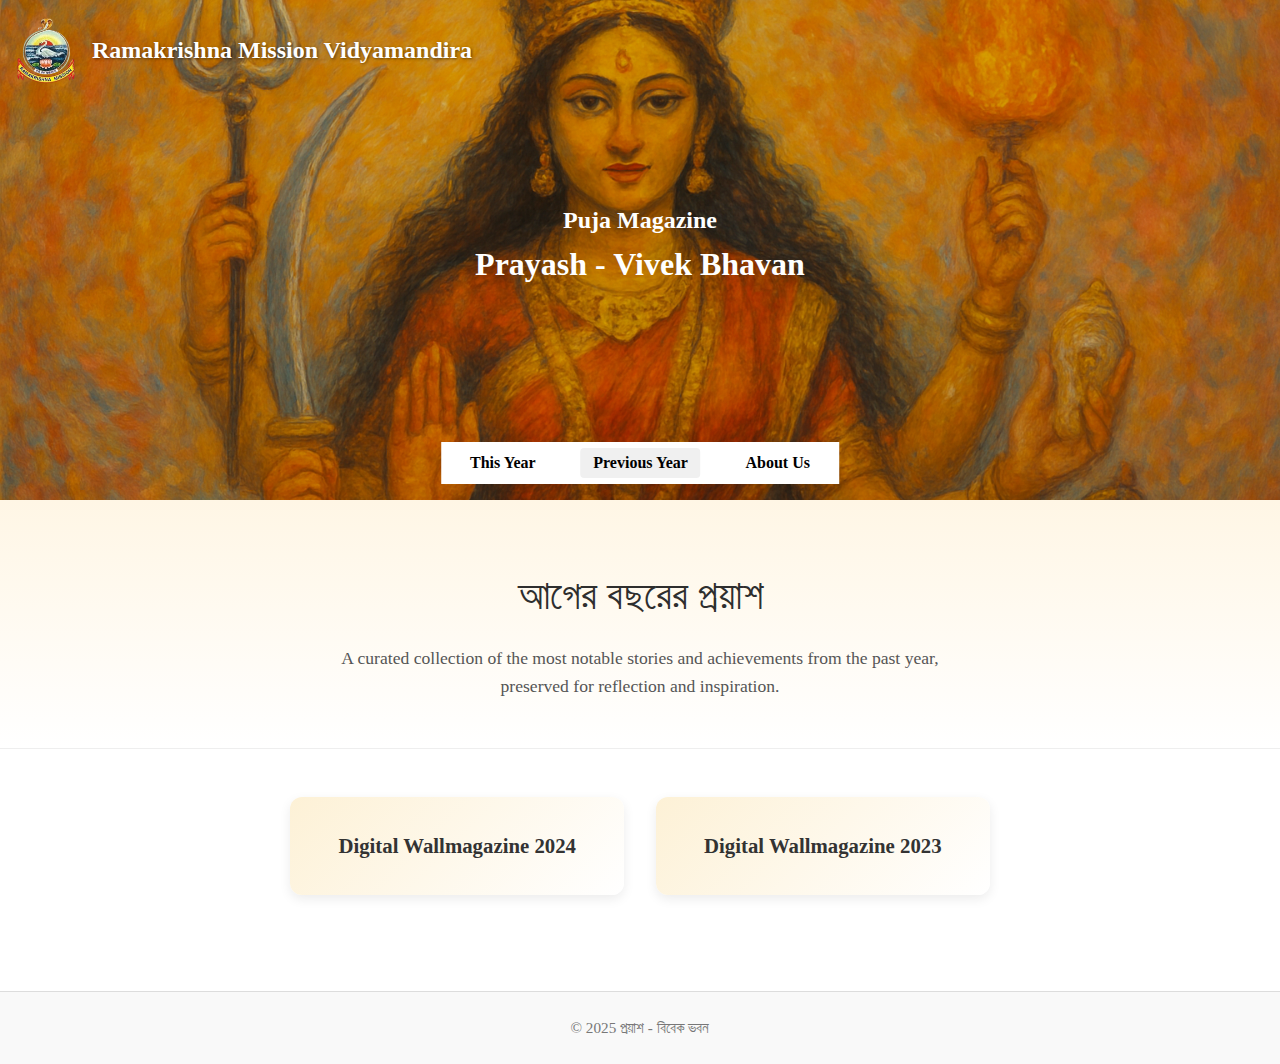
<file: previous.html>
<!DOCTYPE html>
<html lang="en">
<head>
  <meta charset="UTF-8">
  <meta name="viewport" content="width=device-width, initial-scale=1.0">
  <title>Previous Year </title>
  <link rel="stylesheet" href="style.css">
  <style>
    /* ----- HERO SECTION ----- */
    .hero {
      background: linear-gradient(to bottom, #fff6e5, #ffffff);
      padding: 4rem 2rem 3rem;
      text-align: center;
      border-bottom: 1px solid #eee;
    }
    .hero h2 {
      font-size: 2.5rem;
      color: #2e2e2e;
      margin-bottom: 1rem;
      font-weight: 500;
    }
    .hero p {
      max-width: 600px;
      margin: auto;
      font-size: 1.1rem;
      color: #555;
      line-height: 1.6;
    }

    /* ----- ARTICLE GRID ----- */
    .articles {
      display: grid;
      grid-template-columns: repeat(auto-fit, minmax(320px, 1fr));
      gap: 2.5rem;
      padding: 3rem 2rem;
      max-width: 1300px;
      margin: auto;
    }
    .articles article {
      background: #fff;
      border-radius: 10px;
      overflow: hidden;
      box-shadow: 0 4px 15px rgba(0,0,0,0.05);
      transition: transform 0.3s ease, box-shadow 0.3s ease;
    }
    .articles article:hover {
      transform: translateY(-6px);
      box-shadow: 0 8px 20px rgba(0,0,0,0.08);
    }
    .articles img {
      width: 100%;
      height: 220px;
      object-fit: cover;
      transition: transform 0.4s ease;
    }
    .articles article:hover img {
      transform: scale(1.05);
    }
    .articles h3 {
      font-size: 1.4rem;
      margin: 1rem;
      color: #2e2e2e;
    }
    .articles p {
      margin: 0 1rem 1.5rem;
      font-size: 1rem;
      color: #555;
    }

    /* ----- FOOTER ----- */
    footer {
      text-align: center;
      padding: 1.5rem;
      background: #f9f9f9;
      color: #777;
      font-size: 0.95rem;
      margin-top: 3rem;
    }

    .year-links {
      display: flex;
      justify-content: center;
      gap: 2rem;
      padding: 3rem 2rem;
      flex-wrap: wrap;
    }

    .year-links a {
      text-decoration: none;
    }

    .year-card {
      background: linear-gradient(135deg, #fdf1d6, #fff);
      border-radius: 12px;
      padding: 2rem 3rem;
      box-shadow: 0 4px 12px rgba(0,0,0,0.08);
      transition: transform 0.3s ease, box-shadow 0.3s ease;
      text-align: center;
    }

    .year-card h3 {
      margin: 0;
      font-size: 1.3rem;
      color: #333;
    }

    .year-card:hover {
      transform: translateY(-6px);
      box-shadow: 0 8px 18px rgba(0,0,0,0.12);
      background: linear-gradient(135deg, #ffe7ba, #fff9f0);
    }

  </style>
</head>
<body>

<header>
  <div class="header-top-left">
    <img src="media/rkm-removebg-preview.png" alt="RKMVM Logo">
    <h2>Ramakrishna Mission Vidyamandira</h2>
  </div>

  <div class="header-center-text">
    <h2>Puja Magazine</h2>
    <h1>Prayash - Vivek Bhavan</h1>
  </div>

  <nav>
    <ul>
      <li><a  href="index.html">This Year</a></li>
      <li><a class="active" href="previous.html">Previous Year</a></li>
      <li><a href="about.html">About Us</a></li>
    </ul>
  </nav>
</header>

<section class="hero">
  <h2>আগের বছরের প্রয়াশ</h2>
  <p>A curated collection of the most notable stories and achievements from the past year, preserved for reflection and inspiration.</p>
</section>

<main class="year-links">
  <a href="https://thevivekbhavanmagazine2024.netlify.app">
    <div class="year-card">
      <h3>Digital Wallmagazine 2024</h3>
    </div>
  </a>
  <a href="https://vivekbhavan.netlify.app/">
    <div class="year-card">
      <h3>Digital Wallmagazine 2023</h3>
    </div>
  </a>
</main>


<footer>
  &copy; 2025 প্রয়াশ - বিবেক ভবন
</footer>

</body>
</html>
</file>
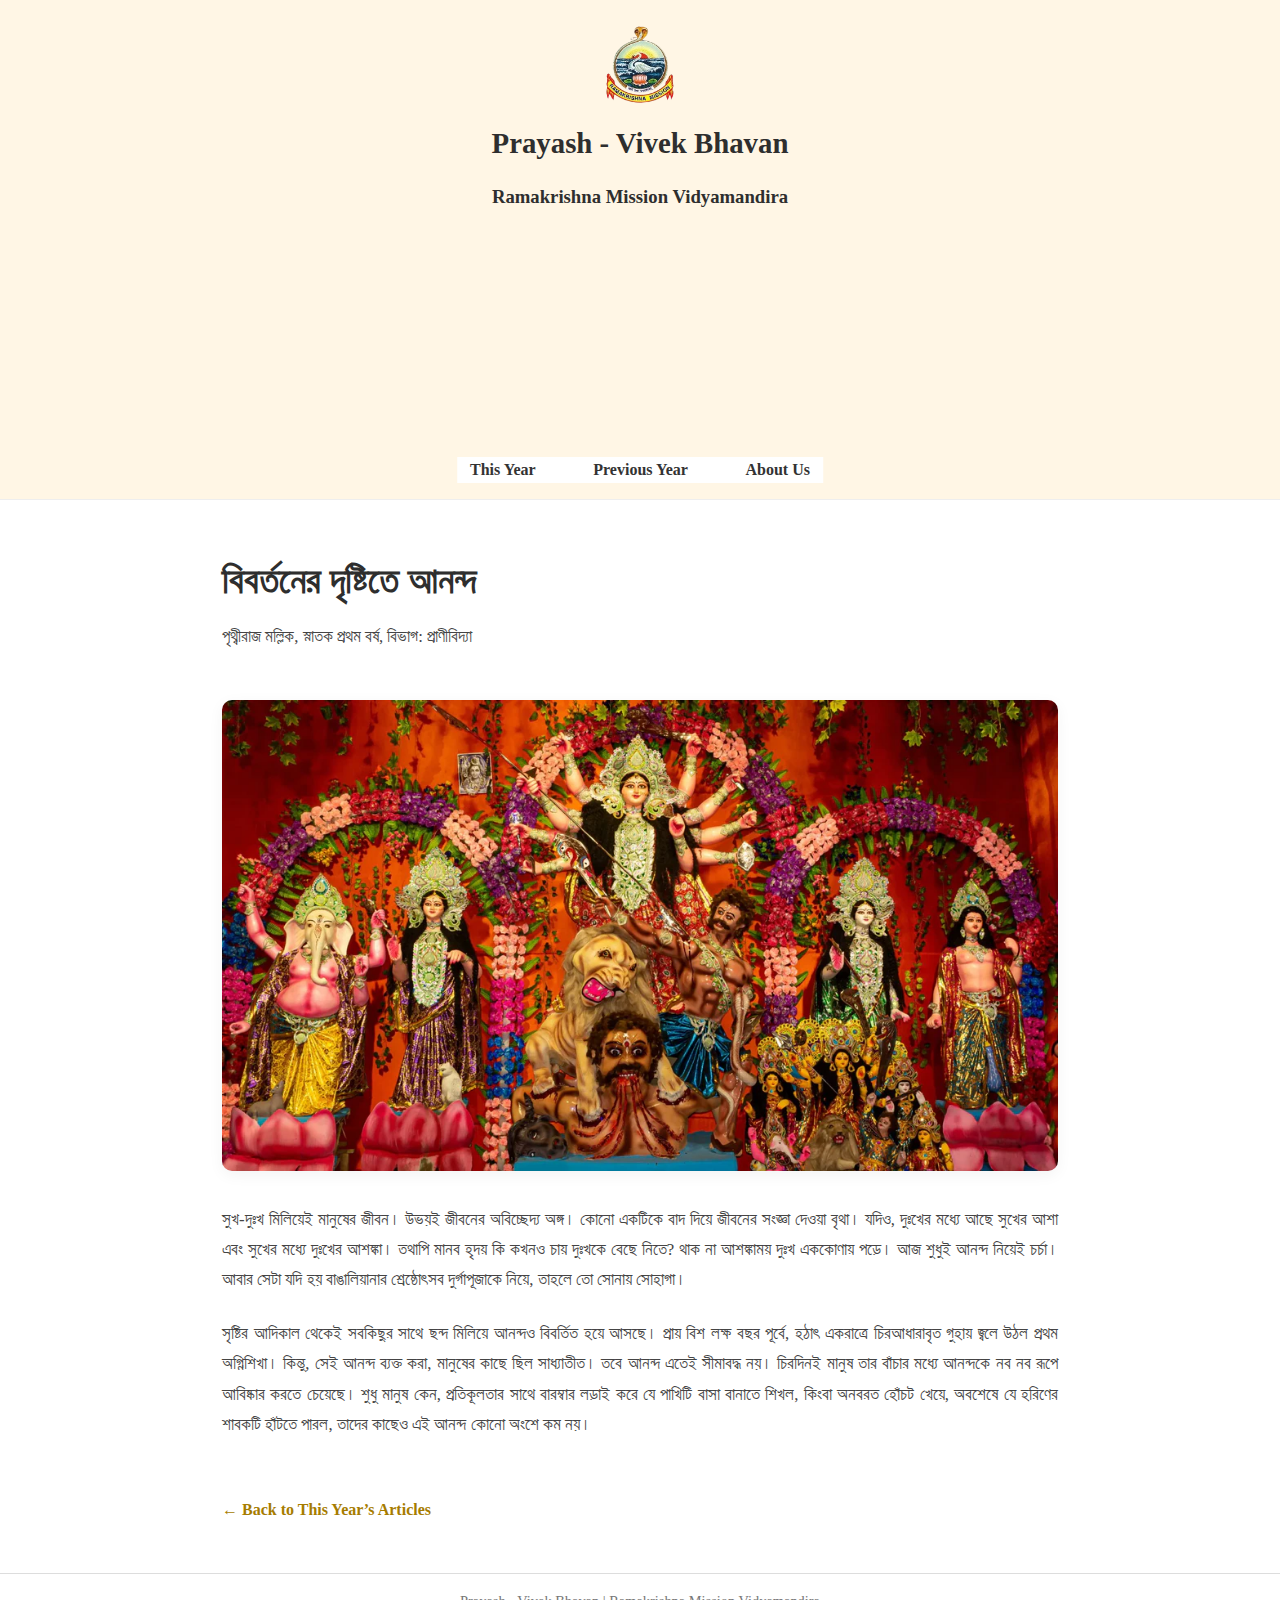
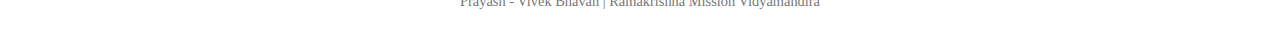
<file: prithwi.html>
<!DOCTYPE html>
<html lang="en">
<head>
  <meta charset="UTF-8" />
  <meta name="viewport" content="width=device-width, initial-scale=1.0"/>
  <title>Prayash @ 2025</title>
  <link rel="stylesheet" href="style.css" />
  <style>
    /* ----- HEADER ----- */
    header {
      text-align: center;
      padding: 1.5rem;
      background: #fff6e5;
      border-bottom: 1px solid #eee;
    }
    header img {
      height: 80px;
      vertical-align: middle;
      border-radius: 6px;
      margin-bottom: 0.5rem;
    }
    header h1 {
      font-size: 1.8rem;
      color: #2e2e2e;
      margin: 0.5rem 0 1rem;
    }

    header h3 {

      color: #2e2e2e;
      margin: 0.5rem 0 1rem;
    }
    nav ul {
      list-style: none;
      display: flex;
      justify-content: center;
      gap: 2rem;
      padding: 0;
      margin: 0;
    }
    nav a {
      text-decoration: none;
      color: #333;
      font-weight: bold;
      transition: color 0.3s;
    }
    nav a:hover {
      color: #a67c00;
    }

    /* ----- ARTICLE PAGE ----- */
    .article-container {
      max-width: 900px;
      margin: auto;
      padding: 3rem 2rem;
      line-height: 1.8;
    }
    .article-container h2 {
      font-size: 2.3rem;
      margin-bottom: 0.5rem;
      color: #2e2e2e;
    }
    .article-meta {
      color: #777;
      font-size: 0.95rem;
      margin-bottom: 1.5rem;
    }
    .article-container img {
      width: 100%;
      border-radius: 10px;
      margin: 1.5rem 0;
      box-shadow: 0 4px 15px rgba(0,0,0,0.05);
    }
    .article-container p {
      margin-bottom: 1.5rem;
      color: #444;
      font-size: 1.05rem;
      text-align: justify;
    }
    .back-link {
      display: inline-block;
      margin-top: 2rem;
      text-decoration: none;
      color: #a67c00;
      font-weight: bold;
      transition: color 0.3s;
    }
    .back-link:hover {
      color: #704c00;
    }
  </style>
</head>
<body>

<header>
  <img src="media\rkm-removebg-preview.png" alt="RKMV Logo">
      <h1>Prayash - Vivek Bhavan</h1>
  <h3>Ramakrishna Mission Vidyamandira</h3>
  <nav>
    <ul>
      <li><a href="index.html">This Year</a></li>
      <li><a href="previous.html">Previous Year</a></li>
      <li><a href="about.html">About Us</a></li>
    </ul>
  </nav>
</header>

<main class="article-container">
  <h2>বিবর্তনের দৃষ্টিতে আনন্দ</h2>
  <p class="article-meta">পৃথ্বীরাজ মল্লিক, স্নাতক প্রথম বর্ষ, বিভাগ: প্রাণীবিদ্যা</p>
  
  <img src="media/puja.webp" alt="puja">


    <p>সুখ-দুঃখ মিলিয়েই মানুষের জীবন। উভয়ই জীবনের অবিচ্ছেদ্য অঙ্গ। কোনো একটিকে বাদ দিয়ে জীবনের সংজ্ঞা দেওয়া বৃথা। যদিও, দুঃখের মধ্যে আছে সুখের আশা এবং সুখের মধ্যে দুঃখের আশঙ্কা। তথাপি মানব হৃদয় কি কখনও চায় দুঃখকে বেছে নিতে? থাক না আশঙ্কাময় দুঃখ এককোণায় পড়ে। আজ শুধুই আনন্দ নিয়েই চর্চা। আবার সেটা যদি হয় বাঙালিয়ানার শ্রেষ্ঠোৎসব দুর্গাপূজাকে নিয়ে, তাহলে তো সোনায় সোহাগা।</p>
    <p>সৃষ্টির আদিকাল থেকেই সবকিছুর সাথে ছন্দ মিলিয়ে আনন্দও বিবর্তিত হয়ে আসছে। প্রায় বিশ লক্ষ বছর পূর্বে, হঠাৎ একরাত্রে চিরআধারাবৃত গুহায় জ্বলে উঠল প্রথম অগ্নিশিখা। কিন্তু, সেই আনন্দ ব্যক্ত করা, মানুষের কাছে ছিল সাধ্যাতীত। তবে আনন্দ এতেই সীমাবদ্ধ নয়। চিরদিনই মানুষ তার বাঁচার মধ্যে আনন্দকে নব নব রূপে আবিষ্কার করতে চেয়েছে। শুধু মানুষ কেন, প্রতিকূলতার সাথে বারম্বার লড়াই করে যে পাখিটি বাসা বানাতে শিখল, কিংবা অনবরত হোঁচট খেয়ে, অবশেষে যে হরিণের শাবকটি হাঁটতে পারল, তাদের কাছেও এই আনন্দ কোনো অংশে কম নয়।</p>    
  

    <audio src="media/prithwi (1).mp3"></audio>



  <a href="index.html" class="back-link">&larr; Back to This Year’s Articles</a>
</main>

<footer>
  Prayash - Vivek Bhavan | Ramakrishna Mission Vidyamandira 
</footer>

</body>
</html>
</file>
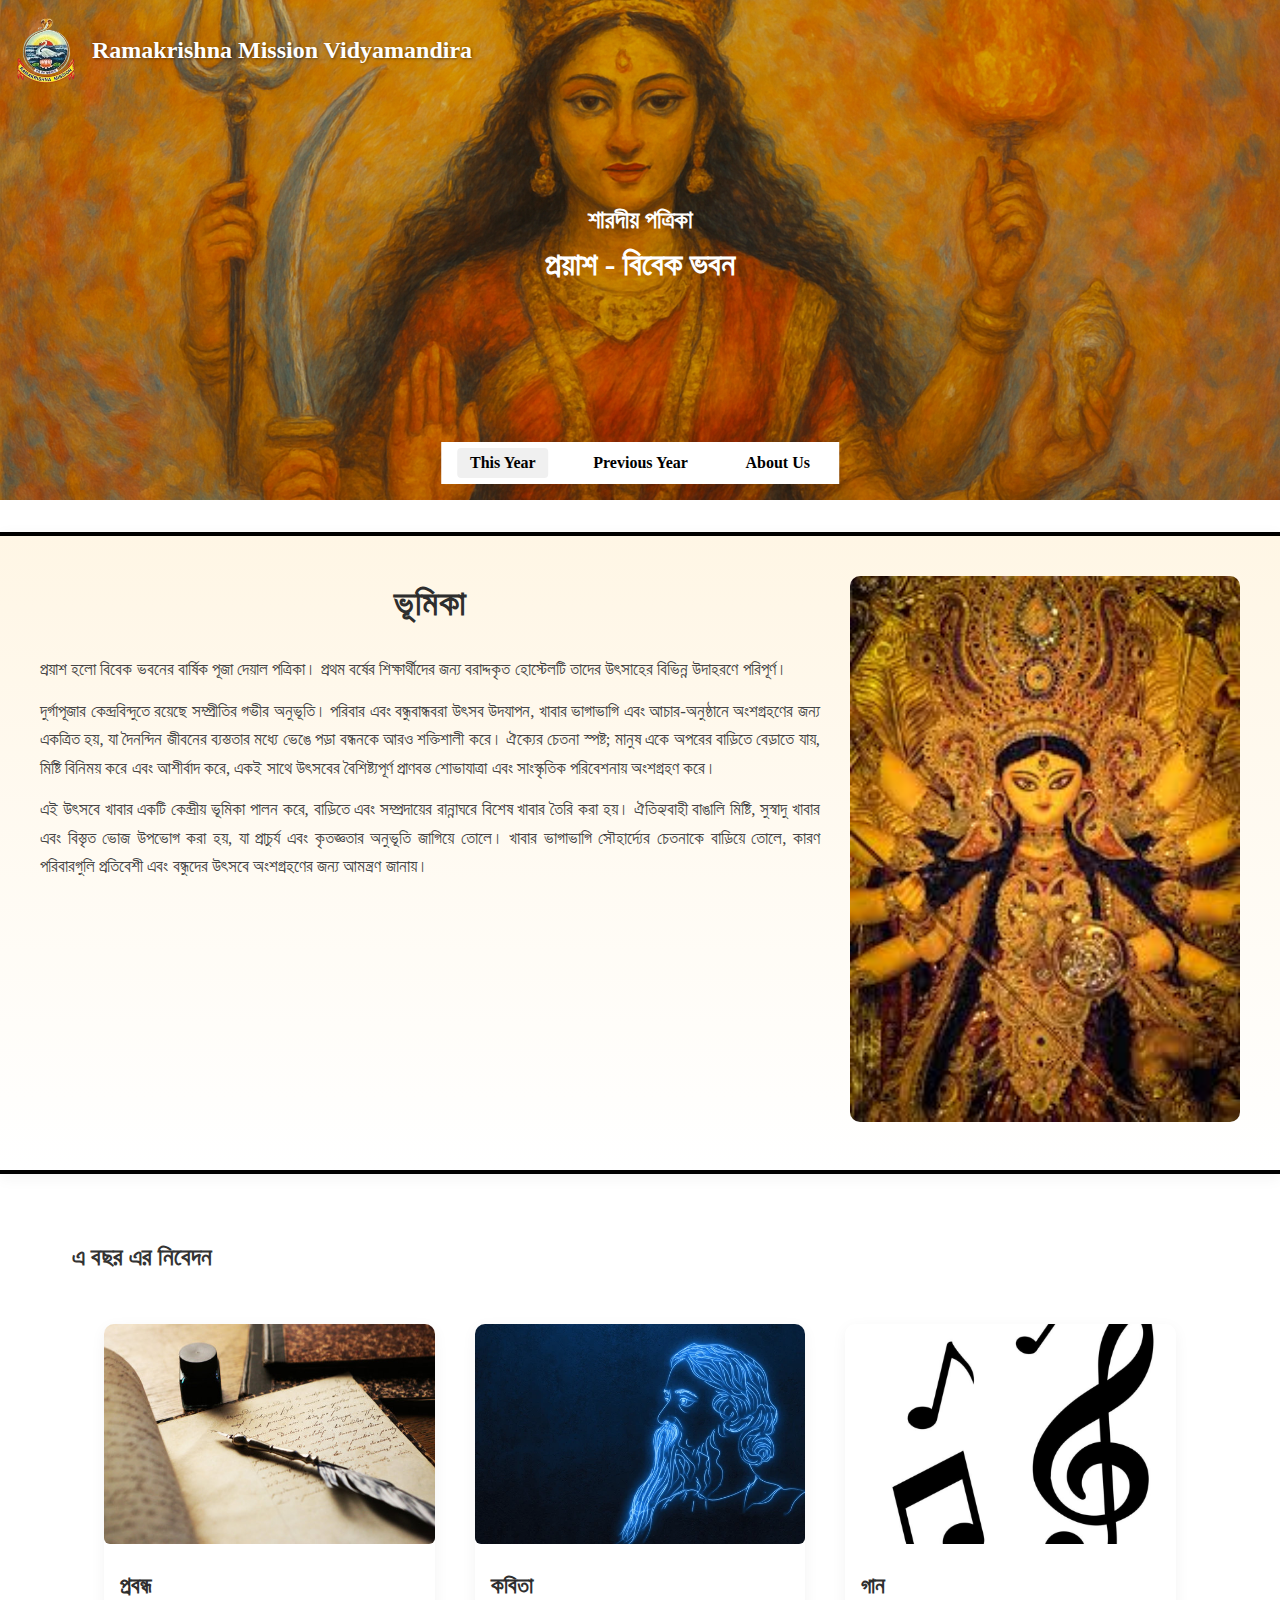
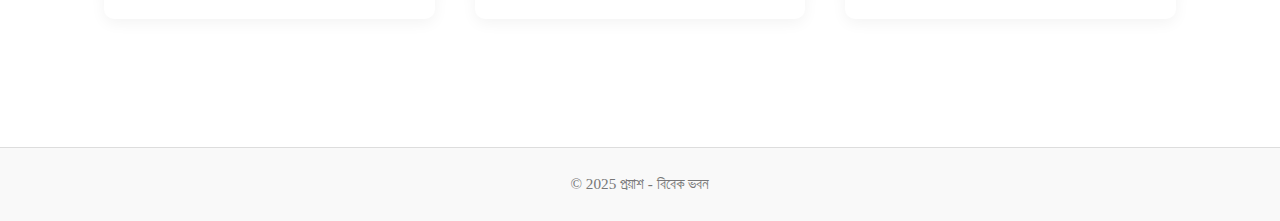
<file: seperate.html>
<!DOCTYPE html>
<html lang="en">
<head>
  <meta charset="UTF-8" />
  <meta name="viewport" content="width=device-width, initial-scale=1.0"/>
  <title> Prayash@2025 </title>
  <link rel="stylesheet" href="style.css" />
  <style>
    /* ----- HERO SECTION ----- */
    .hero {
      background: linear-gradient(to bottom, #fff6e5, #ffffff);
      padding: 4rem 2rem;
      text-align: center;
      border-top: 4px solid black; /* strong separation from above */
      border-bottom: 4px solid black; /* strong separation from below */
      max-width: 2000px;
      margin: 2rem auto;
      box-shadow: 0 4px 15px rgba(0,0,0,0.05);
    }

    .hero h2 {
      font-size: 2.2rem;
      color: #2e2e2e;
      margin-bottom: 1.5rem;
      font-weight: 700;
      text-transform: uppercase;
      letter-spacing: 1px;
    }

    .hero p {
      max-width: 1890px;
      margin: 0.8rem auto;
      font-size: 1.05rem;
      color: #444;
      line-height: 1.7;
      text-align: justify;
    }

    .hero {
      padding: 40px;
    }

    .hero-content {
      display: flex;
      align-items: flex-start; /* top aligned */
      gap: 30px;
    }

    .hero-text {
      flex: 2; /* bigger space */
    }

    .hero-image {
      flex: 1; /* smaller space */
    }

    .hero-image img {
      width: 100%;
      height: auto;
      border-radius: 10px; /* optional */
    }



    /* ----- ARTICLE GRID ----- */
    .articles {
      display: grid;
      grid-template-columns: repeat(auto-fit, minmax(320px, 1fr));
      gap: 2.5rem;
      padding: 3rem 2rem;
      max-width: 1300px;
      margin: auto;
    }
    .articles article {
      background: #fff;
      border-radius: 10px;
      overflow: hidden;
      box-shadow: 0 4px 15px rgba(0,0,0,0.05);
      transition: transform 0.3s ease, box-shadow 0.3s ease;
    }
    .articles article:hover {
      transform: translateY(-6px);
      box-shadow: 0 8px 20px rgba(0,0,0,0.08);
    }
    .articles img {
      width: 100%;
      height: 220px;
      object-fit: cover;
      transition: transform 0.4s ease;
    }
    .articles article:hover img {
      transform: scale(1.05);
    }
    .articles h3 {
      font-size: 1.4rem;
      margin: 1rem;
      color: #2e2e2e;
    }
    .articles p {
      margin: 0 1rem 1.5rem;
      font-size: 1rem;
      color: #555;
    }

    /* ----- FOOTER ----- */
    footer {
      text-align: center;
      padding: 1.5rem;
      background: #f9f9f9;
      color: #777;
      font-size: 0.95rem;
      margin-top: 3rem;
    }
  </style>
</head>
<body>

<header>
  <div class="header-top-left">
    <img src="media/rkm-removebg-preview.png" alt="RKMVM Logo">
    <h2>Ramakrishna Mission Vidyamandira</h2>
  </div>

  <div class="header-center-text">
    <h2>শারদীয় পত্রিকা</h2>
    <h1>প্রয়াশ - বিবেক ভবন</h1>
  </div>

  <nav>
    <ul>
      <li><a class="active" href="index.html">This Year</a></li>
      <li><a href="previous.html">Previous Year</a></li>
      <li><a href="about.html">About Us</a></li>
    </ul>
  </nav>
</header>





<section class="hero">
  <div class="hero-content">
    <div class="hero-text">
      <h2>ভূমিকা</h2>

<p>প্রয়াশ হলো বিবেক ভবনের বার্ষিক পূজা দেয়াল পত্রিকা। প্রথম বর্ষের শিক্ষার্থীদের জন্য বরাদ্দকৃত হোস্টেলটি তাদের উৎসাহের বিভিন্ন উদাহরণে পরিপূর্ণ।</p>
 <P>দুর্গাপূজার কেন্দ্রবিন্দুতে রয়েছে সম্প্রীতির গভীর অনুভূতি। পরিবার এবং বন্ধুবান্ধবরা উৎসব উদযাপন, খাবার ভাগাভাগি এবং আচার-অনুষ্ঠানে অংশগ্রহণের জন্য একত্রিত হয়, যা দৈনন্দিন জীবনের ব্যস্ততার মধ্যে ভেঙে পড়া বন্ধনকে আরও শক্তিশালী করে। ঐক্যের চেতনা স্পষ্ট; মানুষ একে অপরের বাড়িতে বেড়াতে যায়, মিষ্টি বিনিময় করে এবং আশীর্বাদ করে, একই সাথে উৎসবের বৈশিষ্ট্যপূর্ণ প্রাণবন্ত শোভাযাত্রা এবং সাংস্কৃতিক পরিবেশনায় অংশগ্রহণ করে।</p>
  <p>এই উৎসবে খাবার একটি কেন্দ্রীয় ভূমিকা পালন করে, বাড়িতে এবং সম্প্রদায়ের রান্নাঘরে বিশেষ খাবার তৈরি করা হয়। ঐতিহ্যবাহী বাঙালি মিষ্টি, সুস্বাদু খাবার এবং বিস্তৃত ভোজ উপভোগ করা হয়, যা প্রাচুর্য এবং কৃতজ্ঞতার অনুভূতি জাগিয়ে তোলে। খাবার ভাগাভাগি সৌহার্দ্যের চেতনাকে বাড়িয়ে তোলে, কারণ পরিবারগুলি প্রতিবেশী এবং বন্ধুদের উৎসবে অংশগ্রহণের জন্য আমন্ত্রণ জানায়।</P>
    </div>

    <div class="hero-image">
      <img src="media/wallmagimg.jpeg" alt="Durga painting">
    </div>
  </div>
</section>


<main>

  <h2>এ বছর এর নিবেদন </h2>
  <section class="articles">
      <a href = "article.html" ><article>
      <img src="media/articles.jpg" alt="Article 5">
      <h3>প্রবন্ধ</h3>
      </article></a>

      <a href = "poetry.html" ><article>
      <img src="media/poetry.webp" alt="Article 5">
      <h3>কবিতা</h3>
      </article></a>


      <a href = "songs.html" ><article>
      <img src="media/songs.jpg" alt="Article 5">
      <h3>গান </h3>
      </article></a>

    
    
    
    <!-- <article>
      <img src="Maglev.webp" alt="Article 4">
      <h3>SC Maglev Technology</h3>
      <p>New age technology for faster transport...</p>
    </article>
    <article>
      <img src="Maglev.webp" alt="Article 4">
      <h3>SC Maglev Technology</h3>
      <p>New age technology for faster transport...</p>
    </article>
    <article>
      <img src="Maglev.webp" alt="Article 4">
      <h3>SC Maglev Technology</h3>
      <p>New age technology for faster transport...</p>
    </article>  -->
  </section>


  

</main>

<footer>
  &copy; 2025 প্রয়াশ - বিবেক ভবন
</footer>

</body>
</html>
</file>
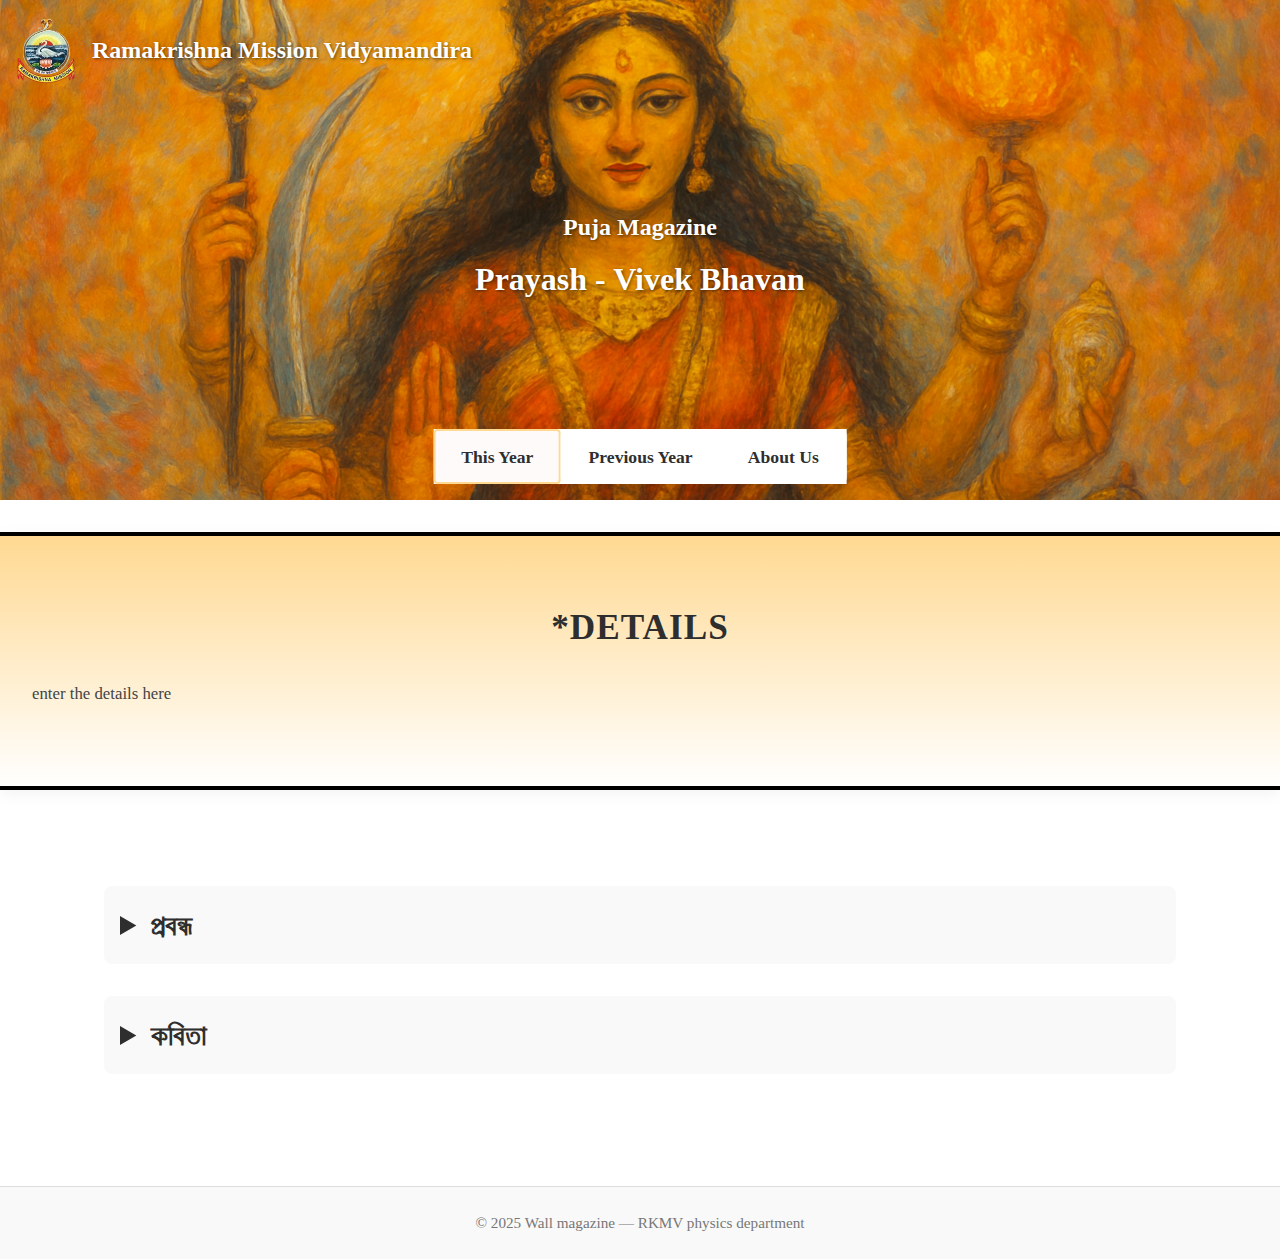
<file: swastik2.html>
<!DOCTYPE html>
<html lang="en">
<head>
  <meta charset="UTF-8" />
  <meta name="viewport" content="width=device-width, initial-scale=1.0"/>
  <title>Prayash@2025</title>
  <link rel="stylesheet" href="style.css" />
  <style>
    /* Header Styling */
    header {
      background: url('media/maa.png') no-repeat center center;
      background-size: 100% auto;
      height: 500px;
      width: auto;
      position: relative;
      padding: 0;
      margin: 0;
    }
    .header-top-left {
      display: flex;
      align-items: center;
      position: absolute;
      top: 1rem;
      left: 1rem;
    }
    .header-top-left img {
      width: 60px;
      height: auto;
      margin-right: 1rem;
    }
    .header-top-left h2 {
      font-size: 1.5rem;
      color: #fff;
      margin: 0;
      font-weight: 700;
      text-shadow: 1px 1px 3px rgba(0,0,0,0.5);
    }
    .header-center-text {
      position: absolute;
      top: 40%;
      left: 50%;
      transform: translateX(-50%);
      text-align: center;
    }
    .header-center-text h2 {
      color: #fff;
      margin: 0.5rem 0;
      text-shadow: 1px 1px 3px rgba(0,0,0,0.5);
    }
    .header-center-text h1 {
      color: #fff;
      margin: 0.5rem 0;
      text-shadow: 1px 1px 3px rgba(0,0,0,0.5);
    }
    header nav {
      text-align: center;
      position: absolute;
      bottom: 1rem;
      left: 50%;
      transform: translateX(-50%);
    }
    header nav ul {
      list-style: none;
      padding: 0;
      margin: 0;
      display: flex;
      gap: 0;
    }
    header nav ul li {
      display: inline-block;
      margin: 0;
    }
    header nav ul li a {
      text-decoration: none;
      color: #2e2e2e;
      font-size: 1.1rem;
      font-weight: 600;
      background: #ffffff;
      padding: 0.7rem 1.6rem;
      border-radius: 6px;
      border: 2px solid #ffffff;
      transition: none;
      text-shadow: none;
      display: inline-block;
    }
    header nav ul li a:hover {
      color: #2e2e2e;
      background: #ffffff;
      border-color: #ffffff;
      box-shadow: none;
    }
    header nav ul li a.active {
      color: #2e2e2e;
      background: #fffafa;
      border-color: #ffd992;
      font-weight: 700;
    }

    /* Hero Section */
    .hero {
      background: linear-gradient(to bottom, #ffd992, #ffffff);
      padding: 4rem 2rem;
      text-align: center;
      border-top: 4px solid black;
      border-bottom: 4px solid black;
      max-width: 2000px;
      margin: 2rem auto;
      box-shadow: 0 4px 15px rgba(0,0,0,0.05);
    }
    .hero h2 {
      font-size: 2.2rem;
      color: #2e2e2e;
      margin-bottom: 1.5rem;
      font-weight: 700;
      text-transform: uppercase;
      letter-spacing: 1px;
    }
    .hero p {
      max-width: 1890px;
      margin: 0.8rem auto;
      font-size: 1.05rem;
      color: #444;
      line-height: 1.7;
      text-align: justify;
    }

    

    /* Article Grid */
    .articles {
      display: grid;
      grid-template-columns: repeat(auto-fit, minmax(320px, 1fr));
      gap: 2.5rem;
      padding: 1rem 2rem;
      max-width: 1300px;
      margin: auto;
    }
    .articles article {
      background: #fff;
      border-radius: 10px;
      overflow: hidden;
      box-shadow: 0 4px 15px rgba(0,0,0,0.05);
      transition: transform 0.3s ease, box-shadow 0.3s ease;
    }
    .articles article:hover {
      transform: translateY(-6px);
      box-shadow: 0 8px 20px rgba(0,0,0,0.08);
    }
    .articles img {
      width: 100%;
      height: 220px;
      object-fit: cover;
      transition: transform 0.4s ease;
    }
    .articles article:hover img {
      transform: scale(1.05);
    }
    .articles h3 {
      font-size: 1.4rem;
      margin: 1rem;
      color: #2e2e2e;
    }
    .articles p {
      margin: 0 1rem 1.5rem;
      font-size: 1rem;
      color: #555;
    }

    /* Dropdown Styling */
    details {
      max-width: 1300px;
      margin: 2rem auto;
      padding: 0 2rem;
    }
    summary {
      font-size: 1.8rem;
      font-weight: 700;
      color: #2e2e2e;
      cursor: pointer;
      padding: 1rem;
      background: #f9f9f9;
      border-radius: 8px;
      transition: background 0.3s ease;
    }
    summary:hover {
      background: #e0e0e0;
    }
    details[open] summary {
      background: #e0e0e0;
    }

    /* Footer */
    footer {
      text-align: center;
      padding: 1.5rem;
      background: #f9f9f9;
      color: #777;
      font-size: 0.95rem;
      margin-top: 3rem;
    }
  </style>
</head>
<body>
  <header>
    <div class="header-top-left">
      <img src="media/rkm-removebg-preview.png" alt="RKMVM Logo">
      <h2>Ramakrishna Mission Vidyamandira</h2>
    </div>
    <div class="header-center-text">
      <h2>Puja Magazine</h2>
      <h1>Prayash - Vivek Bhavan</h1>
    </div>
    <nav>
      <ul>
        <li><a class="active" href="index.html">This Year</a></li>
        <li><a href="previous.html">Previous Year</a></li>
        <li><a href="about.html">About Us</a></li>
      </ul>
    </nav>
  </header>

  <section class="hero">
    <h2>*details</h2>
    <p>enter the details here</p>
  </section>

  <main>
    <details>
      <summary lang="bn">প্রবন্ধ</summary>
      <section class="articles">
        <a href="prithwi.html">
          <article>
            <img src="media/puja.webp" alt="Article 5">
            <h3>বিবর্তনের দৃষ্টিতে আনন্দ</h3>
            <p>পৃথ্বীরাজ মল্লিক, স্নাতক প্রথম বর্ষ, বিভাগ: প্রাণীবিদ্যা</p>
          </article>
        </a>
        <a href="aditya.html">
          <article>
            <img src="media/happiness.webp" alt="Article 5">
            <h3>Imagine: Happiness</h3>
            <p>Aranya Mondal, UG-1, Department of English</p>
          </article>
        </a>
        <a href="ananda.html">
          <article>
            <img src="media/uma.png" alt="Article 5">
            <h3>পূজা:এক আনন্দভাণ্ডার</h3>
            <p>কৃশানু মণ্ডল, স্নাতক প্রথম বর্ষ, বিভাগ: প্রাণীবিদ্যা</p>
          </article>
        </a>
      </section>
    </details>

    <details>
      <summary lang="bn">কবিতা</summary>
      <section class="articles">
        <a href="poetry.html">
          <article>
            <img src="media/belur11.jpg" alt="Article 5">
            <h3>আগমনী :</h3>
            <p>চিন্ময় মন্ডল, স্নাতক দ্বিতীয় বর্ষ, বাংলা বিভাগ</p>
          </article>
        </a>
        <a href="poetry.html">
          <article>
            <img src="media/home.jpg" alt="Article 5">
            <h3>সারদা আমার দুগ্গা :</h3>
            <p>সম্পদ সিং, স্নাতক দ্বিতীয় বর্ষ, ইতিহাস বিভাগ</p>
          </article>
        </a>
        <a href="poetry.html">
          <article>
            <img src="media/durgapuja12.jpg" alt="Article 5">
            <h3>কুমারী পূজা :</h3>
            <p>অর্পণ চক্রবর্তী, দ্বিতীয় বর্ষ, রসায়ন</p>
          </article>
        </a>
      </section>
    </details>
  </main>

  <footer>
    &copy; 2025 Wall magazine — RKMV physics department
  </footer>
</body>
</html>
</file>
<file: style.css>
/* Reset */
* {
  margin: 0;
  padding: 0;
  box-sizing: border-box;
}

body {
  font-family: 'Georgia', serif;
  background: #fff;
  color: #333;
  line-height: 1.6;
}

/* Header */


header h1 {
  font-size: 2rem;
  margin-bottom: 0.5rem;
}

.header-top-left {
  display: flex;
  align-items: center;
  position: absolute;
  top: 1rem;
  left: 1rem;
}

.header-top-left img {
  width: 60px;
  height: auto;
  margin-right: 1rem;
}

.header-top-left h2 {
  font-size: 1.5rem;
  color: #fff;
  margin: 0;
  font-weight: 700;
  text-shadow: 1px 1px 3px rgba(0,0,0,0.5);
}




/* Navigation */
nav ul {
  list-style: none;
  display: flex;
  justify-content: center;
  gap: 2rem;
}

nav a {
  text-decoration: none;
  color: #333;
  font-weight: bold;
  transition: color 0.3s ease;
}

nav a:hover {
  color: #a67c00; /* Nobel gold tone */
}

/* Main Content */
main {
  max-width: 1200px;
  margin: auto;
  padding: 2rem;
}

/* Articles Grid */
.articles a {
  text-decoration: none;
  color: inherit;
  display: block;
}


article img {
  width: 100%;
  border-radius: 6px;
}

article h2 {
  font-size: 1.3rem;
  margin-top: 0.5rem;
}

article p {
  font-size: 1rem;
  color: #555;
}

article pre {
  font-size: 1rem;
  color: #555;
}

header {
  text-align: center;
  padding: 3rem 1rem;
  color: white;
  background-image: 
    linear-gradient(rgba(0,0,0,0.15), rgba(0,0,0,0.15)), 
    url('media/maa.png');
  background-size: cover;
  background-position: center;
  height: 500px;
  position: relative;
}

nav ul {
  list-style: none;
  display: flex;
  justify-content: center;
  gap: 2rem;
  background-color: white; /* solid white background */
  padding: 0.5rem 1rem;
  margin: 0;
}

nav a {
  text-decoration: none;
  color: black; /* black text on white */
  font-weight: bold;
  font-size: 1rem;
  padding: 0.4rem 0.8rem;
  transition: background-color 0.3s, color 0.3s;
}

nav a:hover,
nav a.active {
  background-color: #f0f0f0; /* light grey hover */
  border-radius: 4px;
}

.header-center-text {
  position: absolute;
  top: 50%;
  left: 50%;
  transform: translate(-50%, -50%);
  text-align: center;
}

header nav {
  position: absolute;
  bottom: 1rem;
  left: 50%;
  transform: translateX(-50%);
}



/* Footer */
footer {
  text-align: center;
  padding: 1rem;
  border-top: 1px solid #ddd;
  font-size: 0.9rem;
  color: #777;
}
</file>
